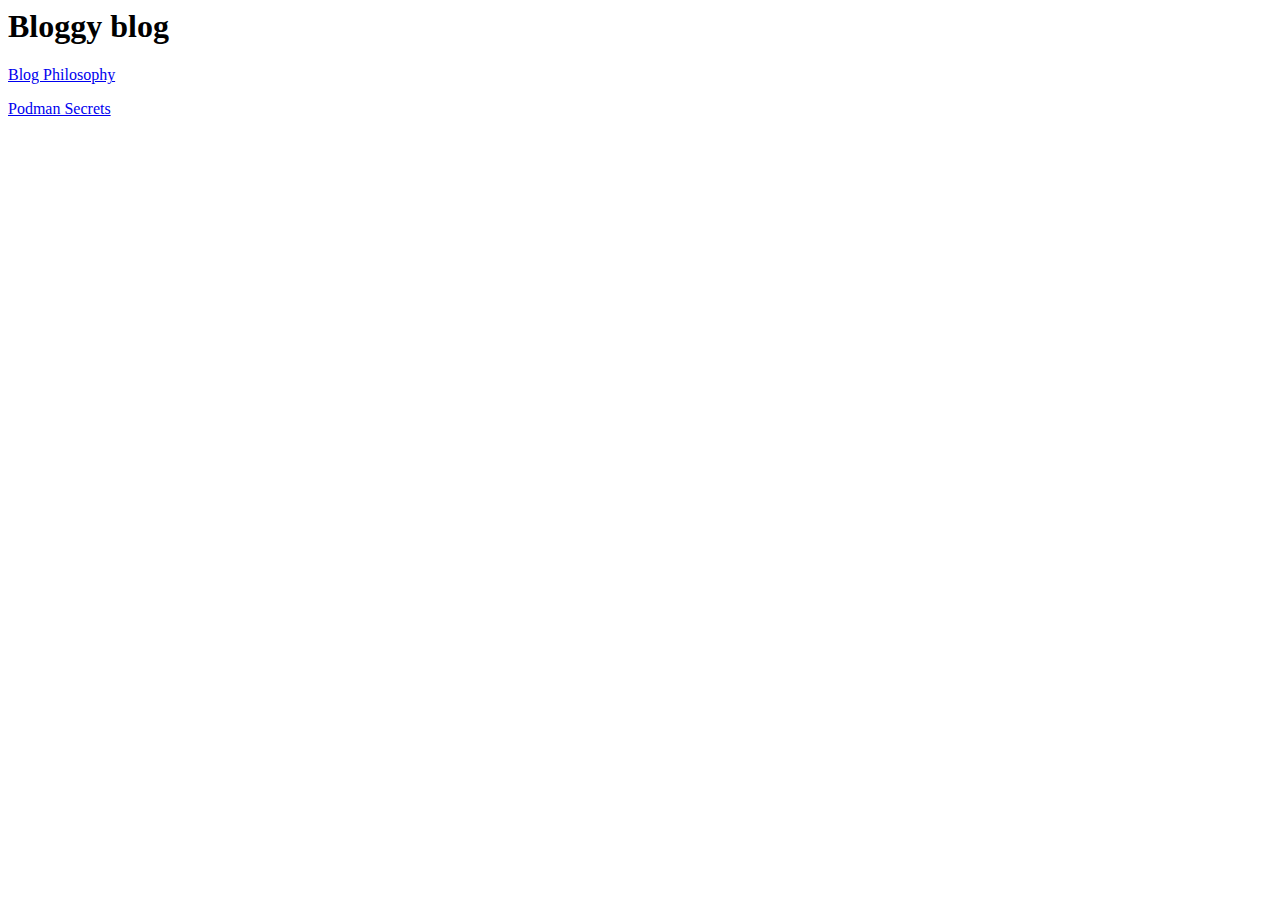
<file: index.html>
<html>

    <body>
        <h1>Bloggy blog</h1>
        <p><a href="blog_philosophy.md.html">Blog Philosophy</a></p>
        <p><a href="podman_secrets.md.html">Podman Secrets</a></p>
    </body>

</html>
</file>
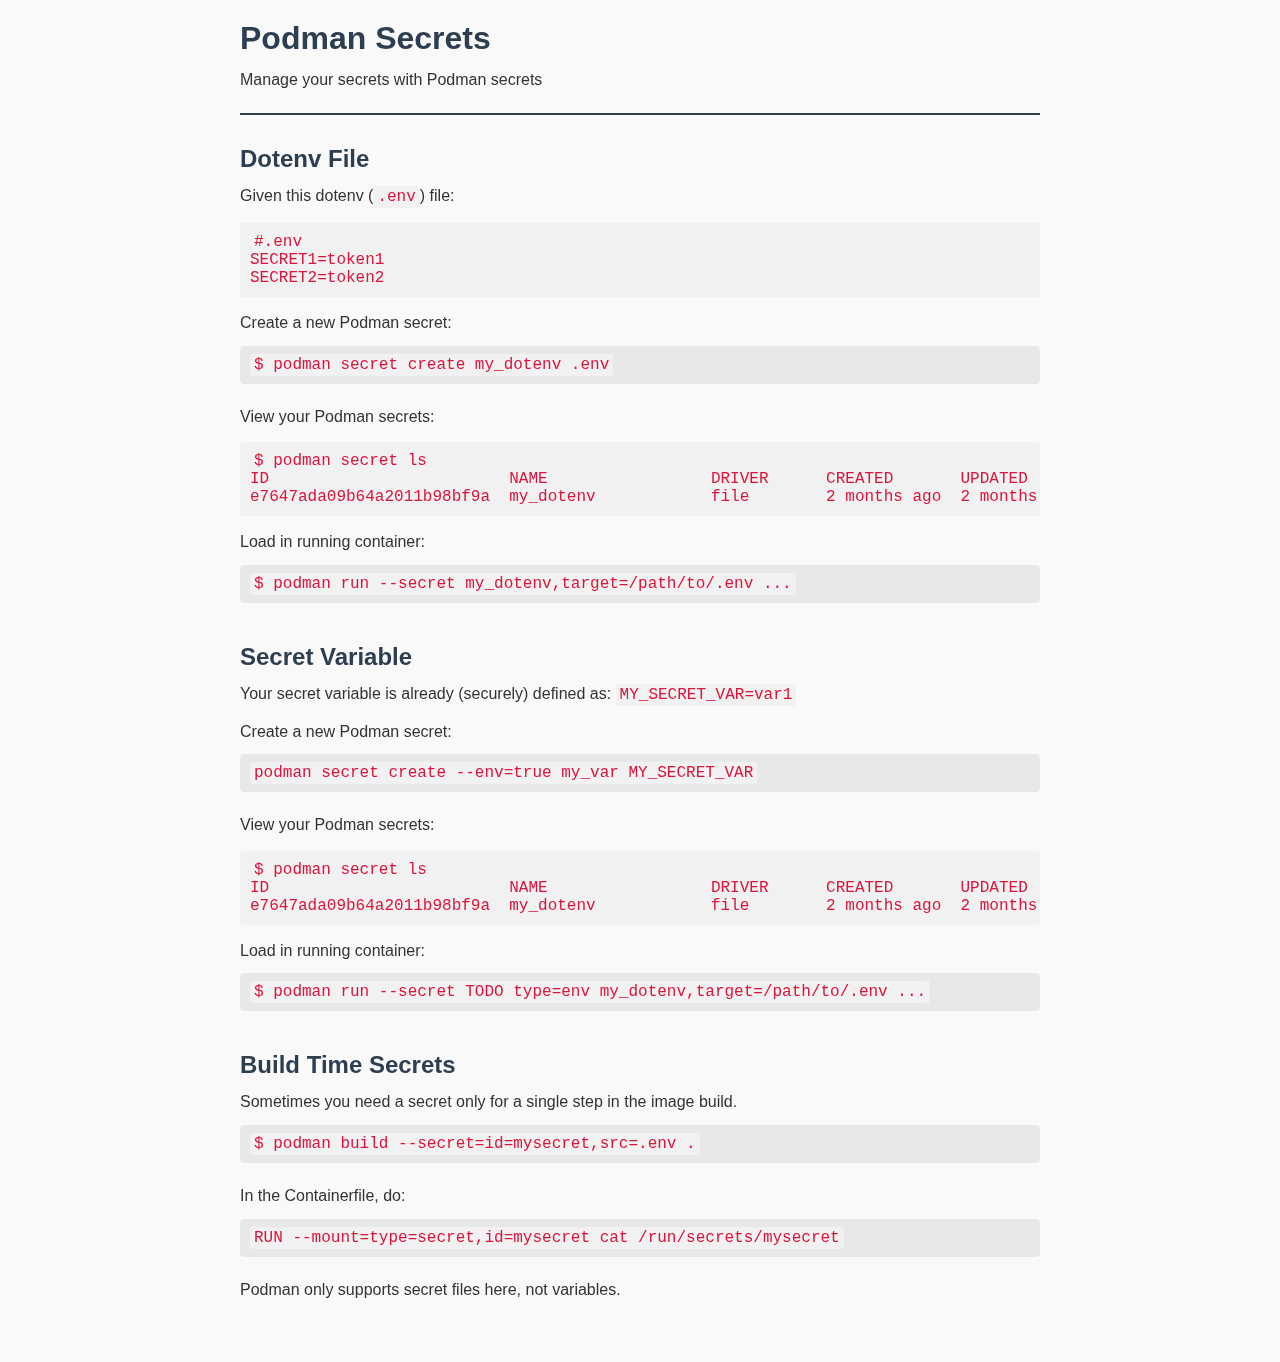
<file: chat.html>
<!DOCTYPE html>
<html lang="en">
  <head>
    <meta charset="UTF-8">
    <title>Podman Secrets</title>
    <style>
    body {
      font-family: Arial, sans-serif;
      background-color: #f9f9f9;
      color: #333;
      margin: 0;
      padding: 20px;
      max-width: 800px;
      margin-left: auto;
      margin-right: auto;
    }
    header {
      border-bottom: 2px solid #2c3e50;
      margin-bottom: 20px;
      padding-bottom: 10px;
    }
    h1, h2 {
      color: #2c3e50;
      margin: 0 0 10px;
    }
    h2 {
      margin-top: 30px;
    }
    p {
      line-height: 1.6;
      margin: 10px 0;
    }
    pre {
      background: #f1f1f1;
      padding: 10px;
      border-radius: 4px;
      overflow-x: auto;
    }
    code {
      font-family: Consolas, "Courier New", monospace;
      color: crimson;
      background-color: #f1f1f1;
      padding: 2px 4px;
      font-size: 1em;
      border-radius: 3px;
    }
    .command {
      background-color: #e8e8e8;
      padding: 10px;
      border-radius: 4px;
      margin: 10px 0 20px;
      font-family: Consolas, "Courier New", monospace;
    }
    section {
      margin-bottom: 40px;
    }
  </style>
  </head>
  <body>

    <header>
      <h1>Podman Secrets</h1>
      <p>Manage your secrets with Podman secrets</p>
    </header>

    <section>
      <h2>Dotenv File</h2>
      <p>Given this dotenv (<code>.env</code>) file:</p>
      <pre>
<code>#.env
SECRET1=token1
SECRET2=token2</code>
</pre>
      <p>Create a new Podman secret:</p>
      <div class="command">
        <code>$ podman secret create my_dotenv .env</code>
      </div>
      <p>View your Podman secrets:</p>
      <pre><code>$ podman secret ls
ID                         NAME                 DRIVER      CREATED       UPDATED
e7647ada09b64a2011b98bf9a  my_dotenv            file        2 months ago  2 months ago</code></pre>
      <p>Load in running container:</p>
      <div class="command"><code>$ podman run --secret
          my_dotenv,target=/path/to/.env ...</code></div>
    </section>

    <section>
      <h2>Secret Variable</h2>
      <p>Your secret variable is already (securely) defined as:
        <code>MY_SECRET_VAR=var1</code></p>
      <p>Create a new Podman secret:</p>
      <div class="command"><code>podman secret create --env=true my_var
          MY_SECRET_VAR</code></div>
      <p>View your Podman secrets:</p>
      <pre><code>$ podman secret ls
ID                         NAME                 DRIVER      CREATED       UPDATED
e7647ada09b64a2011b98bf9a  my_dotenv            file        2 months ago  2 months ago</code></pre>
      <p>Load in running container:</p>
      <div class="command"><code>$ podman run --secret TODO type=env
          my_dotenv,target=/path/to/.env ...</code></div>
    </section>

    <section>
      <h2>Build Time Secrets</h2>
      <p>Sometimes you need a secret only for a single step in the image
        build.</p>
      <div class="command"><code>$ podman build --secret=id=mysecret,src=.env
          .</code></div>
      <p>In the Containerfile, do:</p>
      <div class="command"><code>RUN --mount=type=secret,id=mysecret cat
          /run/secrets/mysecret</code></div>
      <p>Podman only supports secret files here, not variables.</p>
    </section>

  </body>
</html>
</file>
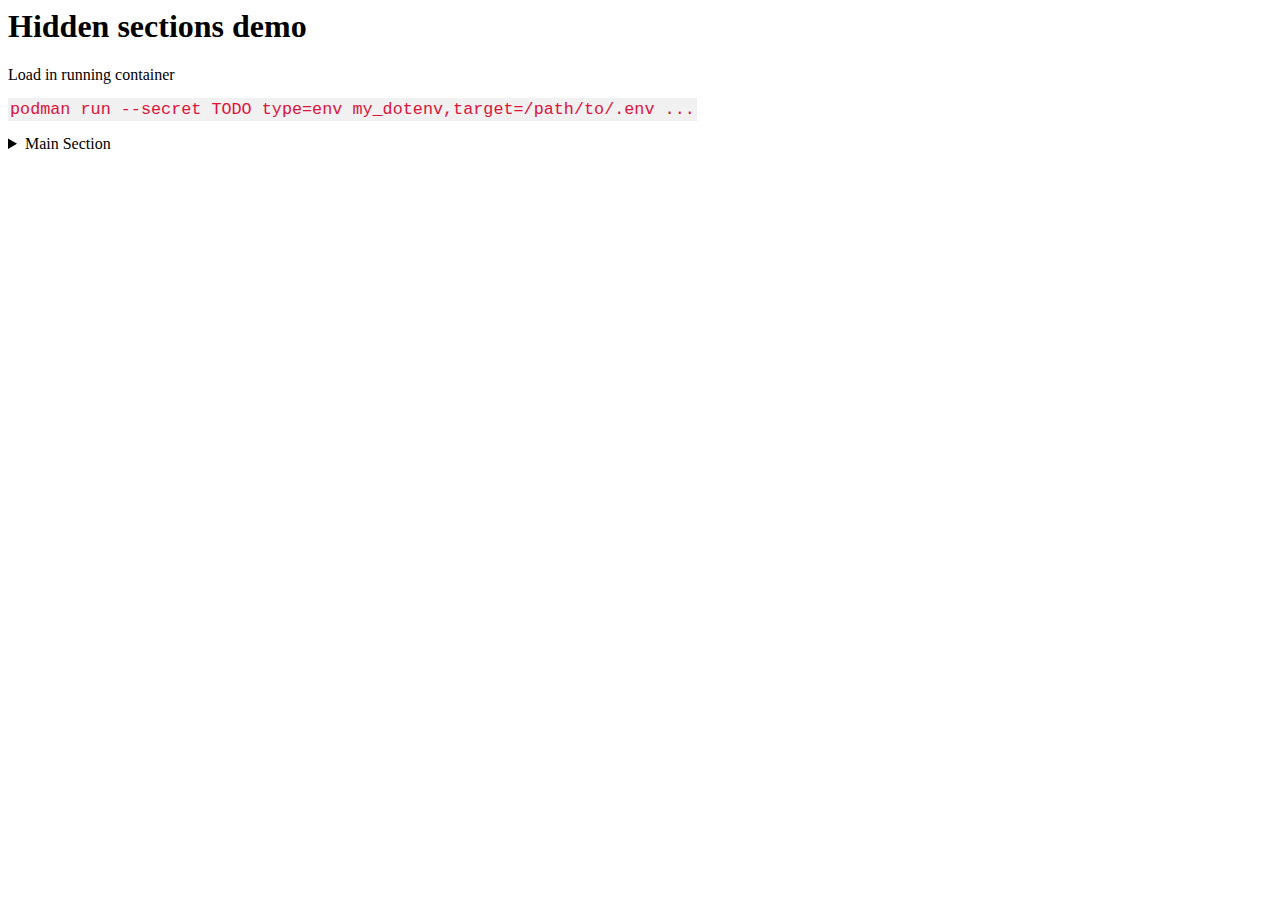
<file: dev.html>
<html>

<head>
  <style>
    code {
      font-family: Consolas, "courier new";
      color: crimson;
      background-color: #f1f1f1;
      padding: 2px;
      font-size: 105%;
    }
  </style>
</head>

<body>

  <h1>Hidden sections demo</h1>

  <p>Load in running container</p>
  <code> podman run --secret TODO type=env my_dotenv,target=/path/to/.env ...</code>

  </div>
  </p>
  <details>
    <summary>Main Section</summary>
    <p>The secret is loaded into a  is always hidden until clicked.</p>
    <div>
      <code>podman secret create</code>
    </div>
    <details>
      <summary>Nested Section</summary>
      <p>More hidden content nested inside.</p>
      <div>
        <code>
                podman run --secret mysecret,target=/my/location/mysecret
            </code>
      </div>
    </details>
  </details>

</body>

</html>
</file>
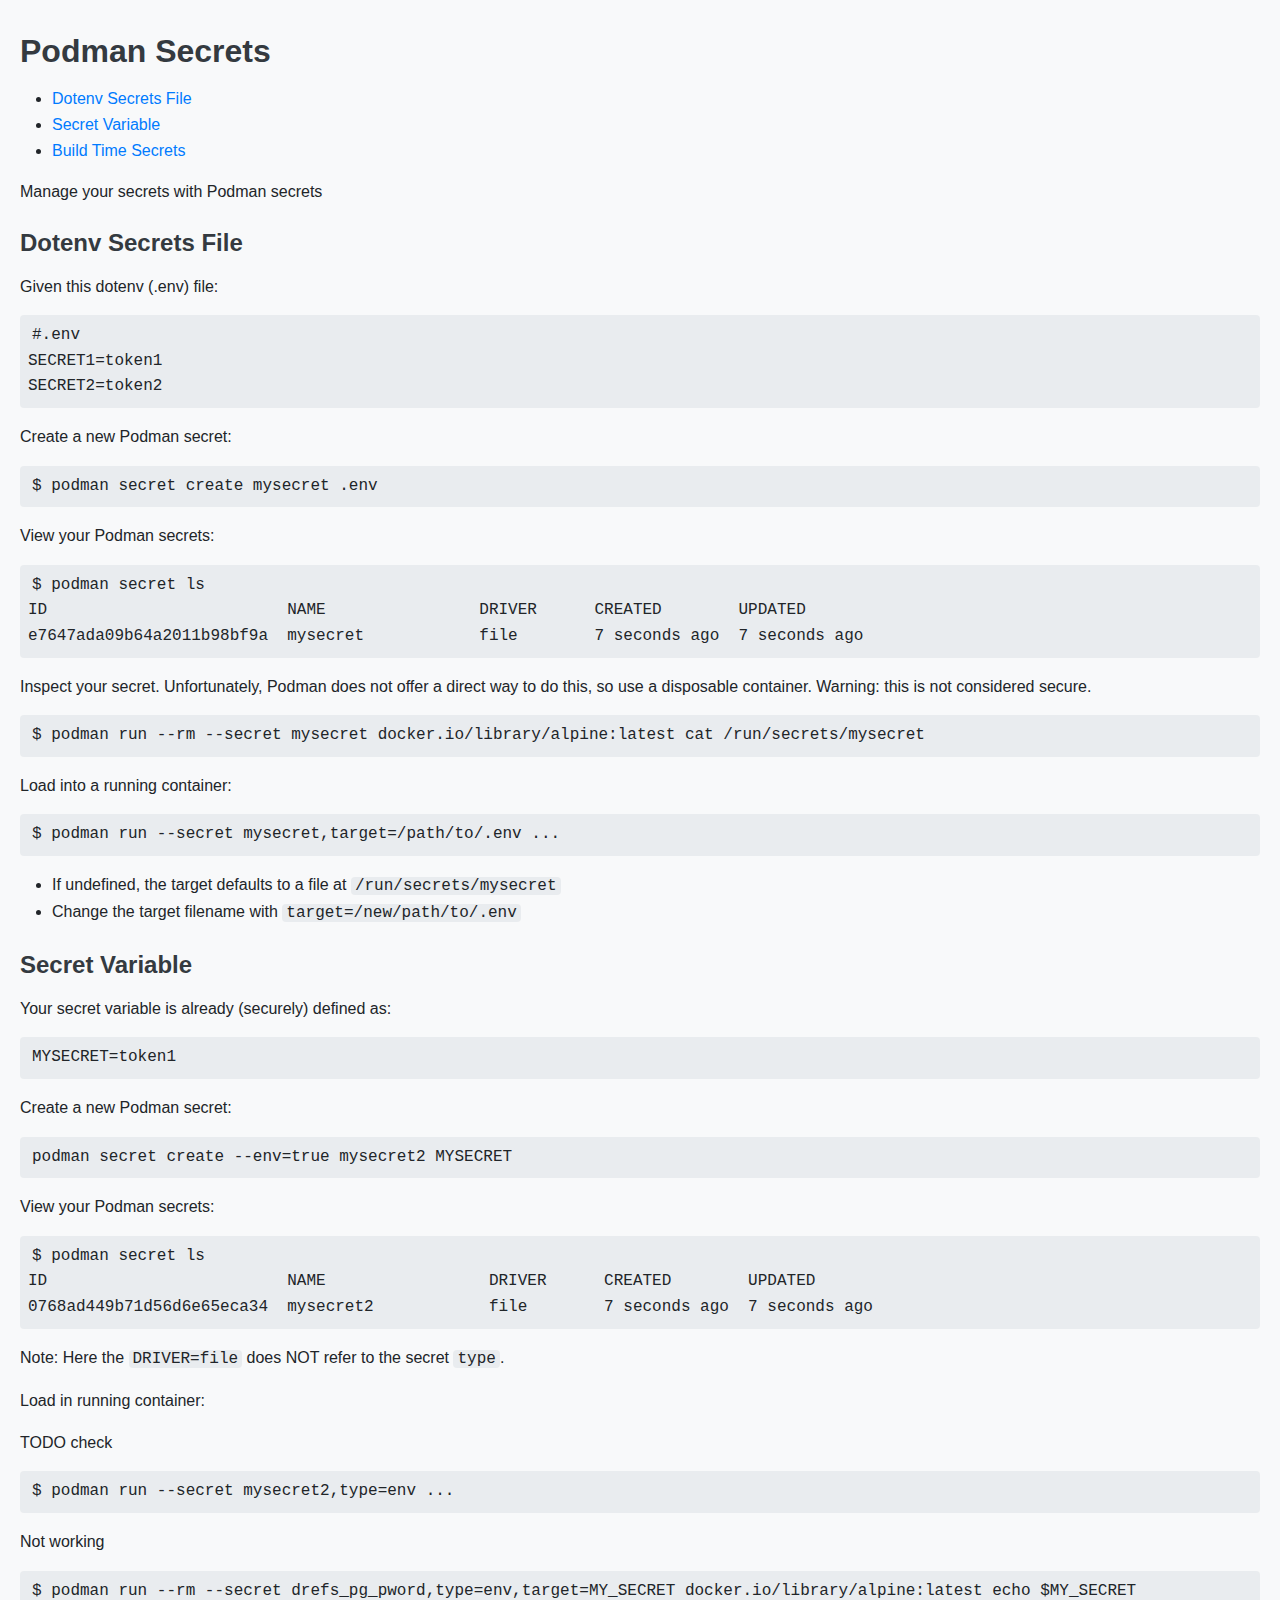
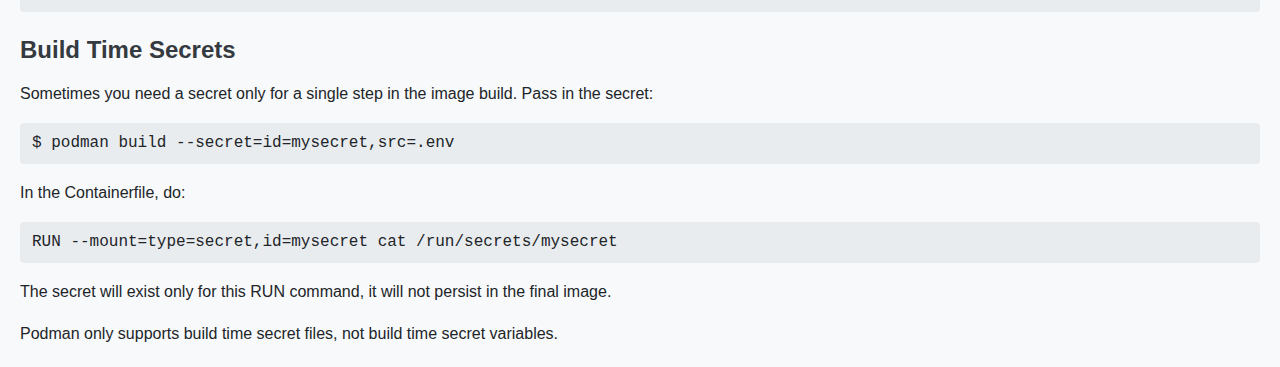
<file: podman_secrets.md.html>
<!DOCTYPE html>
<html xmlns="http://www.w3.org/1999/xhtml" lang="" xml:lang="">
<head>
  <meta charset="utf-8" />
  <meta name="generator" content="pandoc" />
  <meta name="viewport" content="width=device-width, initial-scale=1.0, user-scalable=yes" />
  <title>Podman Secrets</title>
  <style>
    code{white-space: pre-wrap;}
    span.smallcaps{font-variant: small-caps;}
    div.columns{display: flex; gap: min(4vw, 1.5em);}
    div.column{flex: auto; overflow-x: auto;}
    div.hanging-indent{margin-left: 1.5em; text-indent: -1.5em;}
    /* The extra [class] is a hack that increases specificity enough to
       override a similar rule in reveal.js */
    ul.task-list[class]{list-style: none;}
    ul.task-list li input[type="checkbox"] {
      font-size: inherit;
      width: 0.8em;
      margin: 0 0.8em 0.2em -1.6em;
      vertical-align: middle;
    }
    .display.math{display: block; text-align: center; margin: 0.5rem auto;}
  </style>
  <link rel="stylesheet" href="custom.css" />
</head>
<body>
<header id="title-block-header">
<h1 class="title">Podman Secrets</h1>
</header>
<nav id="TOC" role="doc-toc">
<ul>
<li><a href="#dotenv-secrets-file" id="toc-dotenv-secrets-file">Dotenv
Secrets File</a></li>
<li><a href="#secret-variable" id="toc-secret-variable">Secret
Variable</a></li>
<li><a href="#build-time-secrets" id="toc-build-time-secrets">Build Time
Secrets</a></li>
</ul>
</nav>
<p>Manage your secrets with Podman secrets</p>
<h2 id="dotenv-secrets-file">Dotenv Secrets File</h2>
<p>Given this dotenv (.env) file:</p>
<pre><code>#.env
SECRET1=token1
SECRET2=token2</code></pre>
<p>Create a new Podman secret:</p>
<pre><code>$ podman secret create mysecret .env</code></pre>
<p>View your Podman secrets:</p>
<pre><code>$ podman secret ls
ID                         NAME                DRIVER      CREATED        UPDATED
e7647ada09b64a2011b98bf9a  mysecret            file        7 seconds ago  7 seconds ago</code></pre>
<p>Inspect your secret. Unfortunately, Podman does not offer a direct
way to do this, so use a disposable container. Warning: this is not
considered secure.</p>
<pre><code>$ podman run --rm --secret mysecret docker.io/library/alpine:latest cat /run/secrets/mysecret</code></pre>
<p>Load into a running container:</p>
<pre><code>$ podman run --secret mysecret,target=/path/to/.env ...</code></pre>
<ul>
<li>If undefined, the target defaults to a file at
<code>/run/secrets/mysecret</code></li>
<li>Change the target filename with
<code>target=/new/path/to/.env</code></li>
</ul>
<h2 id="secret-variable">Secret Variable</h2>
<p>Your secret variable is already (securely) defined as:</p>
<pre><code>MYSECRET=token1</code></pre>
<p>Create a new Podman secret:</p>
<pre><code>podman secret create --env=true mysecret2 MYSECRET</code></pre>
<p>View your Podman secrets:</p>
<pre><code>$ podman secret ls
ID                         NAME                 DRIVER      CREATED        UPDATED
0768ad449b71d56d6e65eca34  mysecret2            file        7 seconds ago  7 seconds ago</code></pre>
<p>Note: Here the <code>DRIVER=file</code> does NOT refer to the secret
<code>type</code>.</p>
<p>Load in running container:</p>
<p>TODO check</p>
<pre><code>$ podman run --secret mysecret2,type=env ...</code></pre>
<p>Not working</p>
<pre><code>$ podman run --rm --secret drefs_pg_pword,type=env,target=MY_SECRET docker.io/library/alpine:latest echo $MY_SECRET</code></pre>
<h2 id="build-time-secrets">Build Time Secrets</h2>
<p>Sometimes you need a secret only for a single step in the image
build. Pass in the secret:</p>
<pre><code>$ podman build --secret=id=mysecret,src=.env</code></pre>
<p>In the Containerfile, do:</p>
<pre><code>RUN --mount=type=secret,id=mysecret cat /run/secrets/mysecret</code></pre>
<p>The secret will exist only for this RUN command, it will not persist
in the final image.</p>
<p>Podman only supports build time secret files, not build time secret
variables.</p>
</body>
</html>
</file>
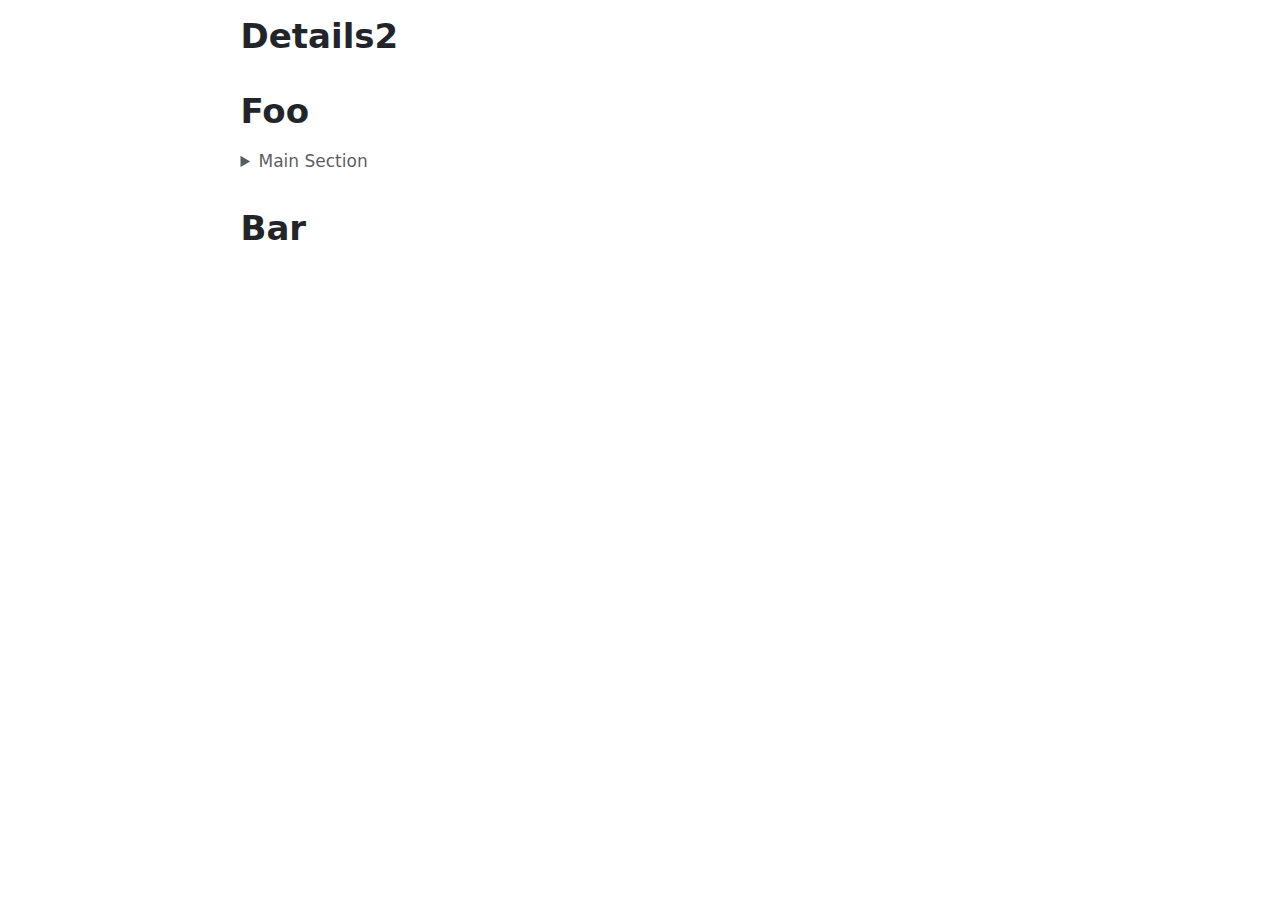
<file: dev/eg_details2.html>
<!DOCTYPE html>
<html xmlns="http://www.w3.org/1999/xhtml" lang="en" xml:lang="en"><head>

<meta charset="utf-8">
<meta name="generator" content="quarto-1.6.42">

<meta name="viewport" content="width=device-width, initial-scale=1.0, user-scalable=yes">


<title>Details2</title>
<style>
code{white-space: pre-wrap;}
span.smallcaps{font-variant: small-caps;}
div.columns{display: flex; gap: min(4vw, 1.5em);}
div.column{flex: auto; overflow-x: auto;}
div.hanging-indent{margin-left: 1.5em; text-indent: -1.5em;}
ul.task-list{list-style: none;}
ul.task-list li input[type="checkbox"] {
  width: 0.8em;
  margin: 0 0.8em 0.2em -1em; /* quarto-specific, see https://github.com/quarto-dev/quarto-cli/issues/4556 */ 
  vertical-align: middle;
}
</style>


<script src="eg_details2_files/libs/clipboard/clipboard.min.js"></script>
<script src="eg_details2_files/libs/quarto-html/quarto.js"></script>
<script src="eg_details2_files/libs/quarto-html/popper.min.js"></script>
<script src="eg_details2_files/libs/quarto-html/tippy.umd.min.js"></script>
<script src="eg_details2_files/libs/quarto-html/anchor.min.js"></script>
<link href="eg_details2_files/libs/quarto-html/tippy.css" rel="stylesheet">
<link href="eg_details2_files/libs/quarto-html/quarto-syntax-highlighting-2f5df379a58b258e96c21c0638c20c03.css" rel="stylesheet" id="quarto-text-highlighting-styles">
<script src="eg_details2_files/libs/bootstrap/bootstrap.min.js"></script>
<link href="eg_details2_files/libs/bootstrap/bootstrap-icons.css" rel="stylesheet">
<link href="eg_details2_files/libs/bootstrap/bootstrap-1bc8a17f135ab3d594c857e9f48e611b.min.css" rel="stylesheet" append-hash="true" id="quarto-bootstrap" data-mode="light">


</head>

<body class="fullcontent">

<div id="quarto-content" class="page-columns page-rows-contents page-layout-article">

<main class="content" id="quarto-document-content">

<header id="title-block-header" class="quarto-title-block default">
<div class="quarto-title">
<h1 class="title">Details2</h1>
</div>



<div class="quarto-title-meta">

    
  
    
  </div>
  


</header>


<section id="foo" class="level1">
<h1>Foo</h1>
<details>
<summary>
Main Section
</summary>
<p>
This is always hidden until clicked.
</p>
<details>
<summary>
Nested Section
</summary>
<p>
More hidden content nested inside.
</p>
</details>
</details>
</section>
<section id="bar" class="level1">
<h1>Bar</h1>
</section>

</main>
<!-- /main column -->
<script id="quarto-html-after-body" type="application/javascript">
window.document.addEventListener("DOMContentLoaded", function (event) {
  const toggleBodyColorMode = (bsSheetEl) => {
    const mode = bsSheetEl.getAttribute("data-mode");
    const bodyEl = window.document.querySelector("body");
    if (mode === "dark") {
      bodyEl.classList.add("quarto-dark");
      bodyEl.classList.remove("quarto-light");
    } else {
      bodyEl.classList.add("quarto-light");
      bodyEl.classList.remove("quarto-dark");
    }
  }
  const toggleBodyColorPrimary = () => {
    const bsSheetEl = window.document.querySelector("link#quarto-bootstrap");
    if (bsSheetEl) {
      toggleBodyColorMode(bsSheetEl);
    }
  }
  toggleBodyColorPrimary();  
  const icon = "";
  const anchorJS = new window.AnchorJS();
  anchorJS.options = {
    placement: 'right',
    icon: icon
  };
  anchorJS.add('.anchored');
  const isCodeAnnotation = (el) => {
    for (const clz of el.classList) {
      if (clz.startsWith('code-annotation-')) {                     
        return true;
      }
    }
    return false;
  }
  const onCopySuccess = function(e) {
    // button target
    const button = e.trigger;
    // don't keep focus
    button.blur();
    // flash "checked"
    button.classList.add('code-copy-button-checked');
    var currentTitle = button.getAttribute("title");
    button.setAttribute("title", "Copied!");
    let tooltip;
    if (window.bootstrap) {
      button.setAttribute("data-bs-toggle", "tooltip");
      button.setAttribute("data-bs-placement", "left");
      button.setAttribute("data-bs-title", "Copied!");
      tooltip = new bootstrap.Tooltip(button, 
        { trigger: "manual", 
          customClass: "code-copy-button-tooltip",
          offset: [0, -8]});
      tooltip.show();    
    }
    setTimeout(function() {
      if (tooltip) {
        tooltip.hide();
        button.removeAttribute("data-bs-title");
        button.removeAttribute("data-bs-toggle");
        button.removeAttribute("data-bs-placement");
      }
      button.setAttribute("title", currentTitle);
      button.classList.remove('code-copy-button-checked');
    }, 1000);
    // clear code selection
    e.clearSelection();
  }
  const getTextToCopy = function(trigger) {
      const codeEl = trigger.previousElementSibling.cloneNode(true);
      for (const childEl of codeEl.children) {
        if (isCodeAnnotation(childEl)) {
          childEl.remove();
        }
      }
      return codeEl.innerText;
  }
  const clipboard = new window.ClipboardJS('.code-copy-button:not([data-in-quarto-modal])', {
    text: getTextToCopy
  });
  clipboard.on('success', onCopySuccess);
  if (window.document.getElementById('quarto-embedded-source-code-modal')) {
    const clipboardModal = new window.ClipboardJS('.code-copy-button[data-in-quarto-modal]', {
      text: getTextToCopy,
      container: window.document.getElementById('quarto-embedded-source-code-modal')
    });
    clipboardModal.on('success', onCopySuccess);
  }
    var localhostRegex = new RegExp(/^(?:http|https):\/\/localhost\:?[0-9]*\//);
    var mailtoRegex = new RegExp(/^mailto:/);
      var filterRegex = new RegExp('/' + window.location.host + '/');
    var isInternal = (href) => {
        return filterRegex.test(href) || localhostRegex.test(href) || mailtoRegex.test(href);
    }
    // Inspect non-navigation links and adorn them if external
 	var links = window.document.querySelectorAll('a[href]:not(.nav-link):not(.navbar-brand):not(.toc-action):not(.sidebar-link):not(.sidebar-item-toggle):not(.pagination-link):not(.no-external):not([aria-hidden]):not(.dropdown-item):not(.quarto-navigation-tool):not(.about-link)');
    for (var i=0; i<links.length; i++) {
      const link = links[i];
      if (!isInternal(link.href)) {
        // undo the damage that might have been done by quarto-nav.js in the case of
        // links that we want to consider external
        if (link.dataset.originalHref !== undefined) {
          link.href = link.dataset.originalHref;
        }
      }
    }
  function tippyHover(el, contentFn, onTriggerFn, onUntriggerFn) {
    const config = {
      allowHTML: true,
      maxWidth: 500,
      delay: 100,
      arrow: false,
      appendTo: function(el) {
          return el.parentElement;
      },
      interactive: true,
      interactiveBorder: 10,
      theme: 'quarto',
      placement: 'bottom-start',
    };
    if (contentFn) {
      config.content = contentFn;
    }
    if (onTriggerFn) {
      config.onTrigger = onTriggerFn;
    }
    if (onUntriggerFn) {
      config.onUntrigger = onUntriggerFn;
    }
    window.tippy(el, config); 
  }
  const noterefs = window.document.querySelectorAll('a[role="doc-noteref"]');
  for (var i=0; i<noterefs.length; i++) {
    const ref = noterefs[i];
    tippyHover(ref, function() {
      // use id or data attribute instead here
      let href = ref.getAttribute('data-footnote-href') || ref.getAttribute('href');
      try { href = new URL(href).hash; } catch {}
      const id = href.replace(/^#\/?/, "");
      const note = window.document.getElementById(id);
      if (note) {
        return note.innerHTML;
      } else {
        return "";
      }
    });
  }
  const xrefs = window.document.querySelectorAll('a.quarto-xref');
  const processXRef = (id, note) => {
    // Strip column container classes
    const stripColumnClz = (el) => {
      el.classList.remove("page-full", "page-columns");
      if (el.children) {
        for (const child of el.children) {
          stripColumnClz(child);
        }
      }
    }
    stripColumnClz(note)
    if (id === null || id.startsWith('sec-')) {
      // Special case sections, only their first couple elements
      const container = document.createElement("div");
      if (note.children && note.children.length > 2) {
        container.appendChild(note.children[0].cloneNode(true));
        for (let i = 1; i < note.children.length; i++) {
          const child = note.children[i];
          if (child.tagName === "P" && child.innerText === "") {
            continue;
          } else {
            container.appendChild(child.cloneNode(true));
            break;
          }
        }
        if (window.Quarto?.typesetMath) {
          window.Quarto.typesetMath(container);
        }
        return container.innerHTML
      } else {
        if (window.Quarto?.typesetMath) {
          window.Quarto.typesetMath(note);
        }
        return note.innerHTML;
      }
    } else {
      // Remove any anchor links if they are present
      const anchorLink = note.querySelector('a.anchorjs-link');
      if (anchorLink) {
        anchorLink.remove();
      }
      if (window.Quarto?.typesetMath) {
        window.Quarto.typesetMath(note);
      }
      if (note.classList.contains("callout")) {
        return note.outerHTML;
      } else {
        return note.innerHTML;
      }
    }
  }
  for (var i=0; i<xrefs.length; i++) {
    const xref = xrefs[i];
    tippyHover(xref, undefined, function(instance) {
      instance.disable();
      let url = xref.getAttribute('href');
      let hash = undefined; 
      if (url.startsWith('#')) {
        hash = url;
      } else {
        try { hash = new URL(url).hash; } catch {}
      }
      if (hash) {
        const id = hash.replace(/^#\/?/, "");
        const note = window.document.getElementById(id);
        if (note !== null) {
          try {
            const html = processXRef(id, note.cloneNode(true));
            instance.setContent(html);
          } finally {
            instance.enable();
            instance.show();
          }
        } else {
          // See if we can fetch this
          fetch(url.split('#')[0])
          .then(res => res.text())
          .then(html => {
            const parser = new DOMParser();
            const htmlDoc = parser.parseFromString(html, "text/html");
            const note = htmlDoc.getElementById(id);
            if (note !== null) {
              const html = processXRef(id, note);
              instance.setContent(html);
            } 
          }).finally(() => {
            instance.enable();
            instance.show();
          });
        }
      } else {
        // See if we can fetch a full url (with no hash to target)
        // This is a special case and we should probably do some content thinning / targeting
        fetch(url)
        .then(res => res.text())
        .then(html => {
          const parser = new DOMParser();
          const htmlDoc = parser.parseFromString(html, "text/html");
          const note = htmlDoc.querySelector('main.content');
          if (note !== null) {
            // This should only happen for chapter cross references
            // (since there is no id in the URL)
            // remove the first header
            if (note.children.length > 0 && note.children[0].tagName === "HEADER") {
              note.children[0].remove();
            }
            const html = processXRef(null, note);
            instance.setContent(html);
          } 
        }).finally(() => {
          instance.enable();
          instance.show();
        });
      }
    }, function(instance) {
    });
  }
      let selectedAnnoteEl;
      const selectorForAnnotation = ( cell, annotation) => {
        let cellAttr = 'data-code-cell="' + cell + '"';
        let lineAttr = 'data-code-annotation="' +  annotation + '"';
        const selector = 'span[' + cellAttr + '][' + lineAttr + ']';
        return selector;
      }
      const selectCodeLines = (annoteEl) => {
        const doc = window.document;
        const targetCell = annoteEl.getAttribute("data-target-cell");
        const targetAnnotation = annoteEl.getAttribute("data-target-annotation");
        const annoteSpan = window.document.querySelector(selectorForAnnotation(targetCell, targetAnnotation));
        const lines = annoteSpan.getAttribute("data-code-lines").split(",");
        const lineIds = lines.map((line) => {
          return targetCell + "-" + line;
        })
        let top = null;
        let height = null;
        let parent = null;
        if (lineIds.length > 0) {
            //compute the position of the single el (top and bottom and make a div)
            const el = window.document.getElementById(lineIds[0]);
            top = el.offsetTop;
            height = el.offsetHeight;
            parent = el.parentElement.parentElement;
          if (lineIds.length > 1) {
            const lastEl = window.document.getElementById(lineIds[lineIds.length - 1]);
            const bottom = lastEl.offsetTop + lastEl.offsetHeight;
            height = bottom - top;
          }
          if (top !== null && height !== null && parent !== null) {
            // cook up a div (if necessary) and position it 
            let div = window.document.getElementById("code-annotation-line-highlight");
            if (div === null) {
              div = window.document.createElement("div");
              div.setAttribute("id", "code-annotation-line-highlight");
              div.style.position = 'absolute';
              parent.appendChild(div);
            }
            div.style.top = top - 2 + "px";
            div.style.height = height + 4 + "px";
            div.style.left = 0;
            let gutterDiv = window.document.getElementById("code-annotation-line-highlight-gutter");
            if (gutterDiv === null) {
              gutterDiv = window.document.createElement("div");
              gutterDiv.setAttribute("id", "code-annotation-line-highlight-gutter");
              gutterDiv.style.position = 'absolute';
              const codeCell = window.document.getElementById(targetCell);
              const gutter = codeCell.querySelector('.code-annotation-gutter');
              gutter.appendChild(gutterDiv);
            }
            gutterDiv.style.top = top - 2 + "px";
            gutterDiv.style.height = height + 4 + "px";
          }
          selectedAnnoteEl = annoteEl;
        }
      };
      const unselectCodeLines = () => {
        const elementsIds = ["code-annotation-line-highlight", "code-annotation-line-highlight-gutter"];
        elementsIds.forEach((elId) => {
          const div = window.document.getElementById(elId);
          if (div) {
            div.remove();
          }
        });
        selectedAnnoteEl = undefined;
      };
        // Handle positioning of the toggle
    window.addEventListener(
      "resize",
      throttle(() => {
        elRect = undefined;
        if (selectedAnnoteEl) {
          selectCodeLines(selectedAnnoteEl);
        }
      }, 10)
    );
    function throttle(fn, ms) {
    let throttle = false;
    let timer;
      return (...args) => {
        if(!throttle) { // first call gets through
            fn.apply(this, args);
            throttle = true;
        } else { // all the others get throttled
            if(timer) clearTimeout(timer); // cancel #2
            timer = setTimeout(() => {
              fn.apply(this, args);
              timer = throttle = false;
            }, ms);
        }
      };
    }
      // Attach click handler to the DT
      const annoteDls = window.document.querySelectorAll('dt[data-target-cell]');
      for (const annoteDlNode of annoteDls) {
        annoteDlNode.addEventListener('click', (event) => {
          const clickedEl = event.target;
          if (clickedEl !== selectedAnnoteEl) {
            unselectCodeLines();
            const activeEl = window.document.querySelector('dt[data-target-cell].code-annotation-active');
            if (activeEl) {
              activeEl.classList.remove('code-annotation-active');
            }
            selectCodeLines(clickedEl);
            clickedEl.classList.add('code-annotation-active');
          } else {
            // Unselect the line
            unselectCodeLines();
            clickedEl.classList.remove('code-annotation-active');
          }
        });
      }
  const findCites = (el) => {
    const parentEl = el.parentElement;
    if (parentEl) {
      const cites = parentEl.dataset.cites;
      if (cites) {
        return {
          el,
          cites: cites.split(' ')
        };
      } else {
        return findCites(el.parentElement)
      }
    } else {
      return undefined;
    }
  };
  var bibliorefs = window.document.querySelectorAll('a[role="doc-biblioref"]');
  for (var i=0; i<bibliorefs.length; i++) {
    const ref = bibliorefs[i];
    const citeInfo = findCites(ref);
    if (citeInfo) {
      tippyHover(citeInfo.el, function() {
        var popup = window.document.createElement('div');
        citeInfo.cites.forEach(function(cite) {
          var citeDiv = window.document.createElement('div');
          citeDiv.classList.add('hanging-indent');
          citeDiv.classList.add('csl-entry');
          var biblioDiv = window.document.getElementById('ref-' + cite);
          if (biblioDiv) {
            citeDiv.innerHTML = biblioDiv.innerHTML;
          }
          popup.appendChild(citeDiv);
        });
        return popup.innerHTML;
      });
    }
  }
});
</script>
</div> <!-- /content -->




</body></html>
</file>
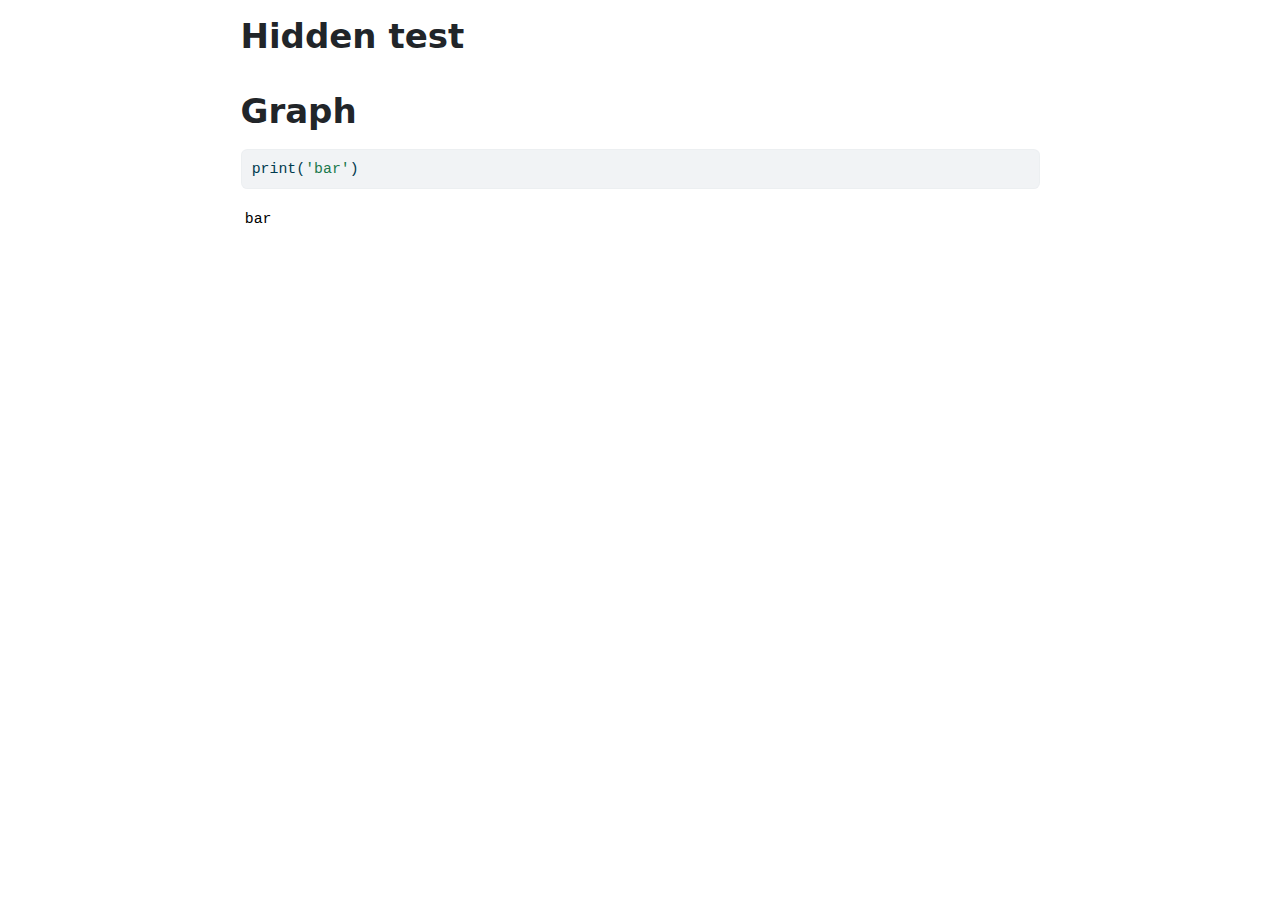
<file: dev/eg_hidden.html>
<!DOCTYPE html>
<html xmlns="http://www.w3.org/1999/xhtml" lang="en" xml:lang="en"><head>

<meta charset="utf-8">
<meta name="generator" content="quarto-1.6.42">

<meta name="viewport" content="width=device-width, initial-scale=1.0, user-scalable=yes">


<title>Hidden test</title>
<style>
code{white-space: pre-wrap;}
span.smallcaps{font-variant: small-caps;}
div.columns{display: flex; gap: min(4vw, 1.5em);}
div.column{flex: auto; overflow-x: auto;}
div.hanging-indent{margin-left: 1.5em; text-indent: -1.5em;}
ul.task-list{list-style: none;}
ul.task-list li input[type="checkbox"] {
  width: 0.8em;
  margin: 0 0.8em 0.2em -1em; /* quarto-specific, see https://github.com/quarto-dev/quarto-cli/issues/4556 */ 
  vertical-align: middle;
}
/* CSS for syntax highlighting */
pre > code.sourceCode { white-space: pre; position: relative; }
pre > code.sourceCode > span { line-height: 1.25; }
pre > code.sourceCode > span:empty { height: 1.2em; }
.sourceCode { overflow: visible; }
code.sourceCode > span { color: inherit; text-decoration: inherit; }
div.sourceCode { margin: 1em 0; }
pre.sourceCode { margin: 0; }
@media screen {
div.sourceCode { overflow: auto; }
}
@media print {
pre > code.sourceCode { white-space: pre-wrap; }
pre > code.sourceCode > span { display: inline-block; text-indent: -5em; padding-left: 5em; }
}
pre.numberSource code
  { counter-reset: source-line 0; }
pre.numberSource code > span
  { position: relative; left: -4em; counter-increment: source-line; }
pre.numberSource code > span > a:first-child::before
  { content: counter(source-line);
    position: relative; left: -1em; text-align: right; vertical-align: baseline;
    border: none; display: inline-block;
    -webkit-touch-callout: none; -webkit-user-select: none;
    -khtml-user-select: none; -moz-user-select: none;
    -ms-user-select: none; user-select: none;
    padding: 0 4px; width: 4em;
  }
pre.numberSource { margin-left: 3em;  padding-left: 4px; }
div.sourceCode
  {   }
@media screen {
pre > code.sourceCode > span > a:first-child::before { text-decoration: underline; }
}
</style>


<script src="eg_hidden_files/libs/clipboard/clipboard.min.js"></script>
<script src="eg_hidden_files/libs/quarto-html/quarto.js"></script>
<script src="eg_hidden_files/libs/quarto-html/popper.min.js"></script>
<script src="eg_hidden_files/libs/quarto-html/tippy.umd.min.js"></script>
<script src="eg_hidden_files/libs/quarto-html/anchor.min.js"></script>
<link href="eg_hidden_files/libs/quarto-html/tippy.css" rel="stylesheet">
<link href="eg_hidden_files/libs/quarto-html/quarto-syntax-highlighting-2f5df379a58b258e96c21c0638c20c03.css" rel="stylesheet" id="quarto-text-highlighting-styles">
<script src="eg_hidden_files/libs/bootstrap/bootstrap.min.js"></script>
<link href="eg_hidden_files/libs/bootstrap/bootstrap-icons.css" rel="stylesheet">
<link href="eg_hidden_files/libs/bootstrap/bootstrap-1bc8a17f135ab3d594c857e9f48e611b.min.css" rel="stylesheet" append-hash="true" id="quarto-bootstrap" data-mode="light">


</head>

<body class="fullcontent">

<div id="quarto-content" class="page-columns page-rows-contents page-layout-article">

<main class="content" id="quarto-document-content">

<header id="title-block-header" class="quarto-title-block default">
<div class="quarto-title">
<h1 class="title">Hidden test</h1>
</div>



<div class="quarto-title-meta">

    
  
    
  </div>
  


</header>


<section id="setup" class="level1 hidden">
<h1 class="hidden">Setup</h1>
<div id="e3af1116" class="cell" data-execution_count="1">
<div class="sourceCode cell-code" id="cb1"><pre class="sourceCode python code-with-copy"><code class="sourceCode python"><span id="cb1-1"><a href="#cb1-1" aria-hidden="true" tabindex="-1"></a><span class="bu">print</span>(<span class="st">'foo'</span>)</span></code><button title="Copy to Clipboard" class="code-copy-button"><i class="bi"></i></button></pre></div>
<div class="cell-output cell-output-stdout">
<pre><code>foo</code></pre>
</div>
</div>
</section>
<section id="graph" class="level1">
<h1>Graph</h1>
<div id="214d7aa7" class="cell" data-execution_count="2">
<div class="sourceCode cell-code" id="cb3"><pre class="sourceCode python code-with-copy"><code class="sourceCode python"><span id="cb3-1"><a href="#cb3-1" aria-hidden="true" tabindex="-1"></a><span class="bu">print</span>(<span class="st">'bar'</span>)</span></code><button title="Copy to Clipboard" class="code-copy-button"><i class="bi"></i></button></pre></div>
<div class="cell-output cell-output-stdout">
<pre><code>bar</code></pre>
</div>
</div>
</section>

</main>
<!-- /main column -->
<script id="quarto-html-after-body" type="application/javascript">
window.document.addEventListener("DOMContentLoaded", function (event) {
  const toggleBodyColorMode = (bsSheetEl) => {
    const mode = bsSheetEl.getAttribute("data-mode");
    const bodyEl = window.document.querySelector("body");
    if (mode === "dark") {
      bodyEl.classList.add("quarto-dark");
      bodyEl.classList.remove("quarto-light");
    } else {
      bodyEl.classList.add("quarto-light");
      bodyEl.classList.remove("quarto-dark");
    }
  }
  const toggleBodyColorPrimary = () => {
    const bsSheetEl = window.document.querySelector("link#quarto-bootstrap");
    if (bsSheetEl) {
      toggleBodyColorMode(bsSheetEl);
    }
  }
  toggleBodyColorPrimary();  
  const icon = "";
  const anchorJS = new window.AnchorJS();
  anchorJS.options = {
    placement: 'right',
    icon: icon
  };
  anchorJS.add('.anchored');
  const isCodeAnnotation = (el) => {
    for (const clz of el.classList) {
      if (clz.startsWith('code-annotation-')) {                     
        return true;
      }
    }
    return false;
  }
  const onCopySuccess = function(e) {
    // button target
    const button = e.trigger;
    // don't keep focus
    button.blur();
    // flash "checked"
    button.classList.add('code-copy-button-checked');
    var currentTitle = button.getAttribute("title");
    button.setAttribute("title", "Copied!");
    let tooltip;
    if (window.bootstrap) {
      button.setAttribute("data-bs-toggle", "tooltip");
      button.setAttribute("data-bs-placement", "left");
      button.setAttribute("data-bs-title", "Copied!");
      tooltip = new bootstrap.Tooltip(button, 
        { trigger: "manual", 
          customClass: "code-copy-button-tooltip",
          offset: [0, -8]});
      tooltip.show();    
    }
    setTimeout(function() {
      if (tooltip) {
        tooltip.hide();
        button.removeAttribute("data-bs-title");
        button.removeAttribute("data-bs-toggle");
        button.removeAttribute("data-bs-placement");
      }
      button.setAttribute("title", currentTitle);
      button.classList.remove('code-copy-button-checked');
    }, 1000);
    // clear code selection
    e.clearSelection();
  }
  const getTextToCopy = function(trigger) {
      const codeEl = trigger.previousElementSibling.cloneNode(true);
      for (const childEl of codeEl.children) {
        if (isCodeAnnotation(childEl)) {
          childEl.remove();
        }
      }
      return codeEl.innerText;
  }
  const clipboard = new window.ClipboardJS('.code-copy-button:not([data-in-quarto-modal])', {
    text: getTextToCopy
  });
  clipboard.on('success', onCopySuccess);
  if (window.document.getElementById('quarto-embedded-source-code-modal')) {
    const clipboardModal = new window.ClipboardJS('.code-copy-button[data-in-quarto-modal]', {
      text: getTextToCopy,
      container: window.document.getElementById('quarto-embedded-source-code-modal')
    });
    clipboardModal.on('success', onCopySuccess);
  }
    var localhostRegex = new RegExp(/^(?:http|https):\/\/localhost\:?[0-9]*\//);
    var mailtoRegex = new RegExp(/^mailto:/);
      var filterRegex = new RegExp('/' + window.location.host + '/');
    var isInternal = (href) => {
        return filterRegex.test(href) || localhostRegex.test(href) || mailtoRegex.test(href);
    }
    // Inspect non-navigation links and adorn them if external
 	var links = window.document.querySelectorAll('a[href]:not(.nav-link):not(.navbar-brand):not(.toc-action):not(.sidebar-link):not(.sidebar-item-toggle):not(.pagination-link):not(.no-external):not([aria-hidden]):not(.dropdown-item):not(.quarto-navigation-tool):not(.about-link)');
    for (var i=0; i<links.length; i++) {
      const link = links[i];
      if (!isInternal(link.href)) {
        // undo the damage that might have been done by quarto-nav.js in the case of
        // links that we want to consider external
        if (link.dataset.originalHref !== undefined) {
          link.href = link.dataset.originalHref;
        }
      }
    }
  function tippyHover(el, contentFn, onTriggerFn, onUntriggerFn) {
    const config = {
      allowHTML: true,
      maxWidth: 500,
      delay: 100,
      arrow: false,
      appendTo: function(el) {
          return el.parentElement;
      },
      interactive: true,
      interactiveBorder: 10,
      theme: 'quarto',
      placement: 'bottom-start',
    };
    if (contentFn) {
      config.content = contentFn;
    }
    if (onTriggerFn) {
      config.onTrigger = onTriggerFn;
    }
    if (onUntriggerFn) {
      config.onUntrigger = onUntriggerFn;
    }
    window.tippy(el, config); 
  }
  const noterefs = window.document.querySelectorAll('a[role="doc-noteref"]');
  for (var i=0; i<noterefs.length; i++) {
    const ref = noterefs[i];
    tippyHover(ref, function() {
      // use id or data attribute instead here
      let href = ref.getAttribute('data-footnote-href') || ref.getAttribute('href');
      try { href = new URL(href).hash; } catch {}
      const id = href.replace(/^#\/?/, "");
      const note = window.document.getElementById(id);
      if (note) {
        return note.innerHTML;
      } else {
        return "";
      }
    });
  }
  const xrefs = window.document.querySelectorAll('a.quarto-xref');
  const processXRef = (id, note) => {
    // Strip column container classes
    const stripColumnClz = (el) => {
      el.classList.remove("page-full", "page-columns");
      if (el.children) {
        for (const child of el.children) {
          stripColumnClz(child);
        }
      }
    }
    stripColumnClz(note)
    if (id === null || id.startsWith('sec-')) {
      // Special case sections, only their first couple elements
      const container = document.createElement("div");
      if (note.children && note.children.length > 2) {
        container.appendChild(note.children[0].cloneNode(true));
        for (let i = 1; i < note.children.length; i++) {
          const child = note.children[i];
          if (child.tagName === "P" && child.innerText === "") {
            continue;
          } else {
            container.appendChild(child.cloneNode(true));
            break;
          }
        }
        if (window.Quarto?.typesetMath) {
          window.Quarto.typesetMath(container);
        }
        return container.innerHTML
      } else {
        if (window.Quarto?.typesetMath) {
          window.Quarto.typesetMath(note);
        }
        return note.innerHTML;
      }
    } else {
      // Remove any anchor links if they are present
      const anchorLink = note.querySelector('a.anchorjs-link');
      if (anchorLink) {
        anchorLink.remove();
      }
      if (window.Quarto?.typesetMath) {
        window.Quarto.typesetMath(note);
      }
      if (note.classList.contains("callout")) {
        return note.outerHTML;
      } else {
        return note.innerHTML;
      }
    }
  }
  for (var i=0; i<xrefs.length; i++) {
    const xref = xrefs[i];
    tippyHover(xref, undefined, function(instance) {
      instance.disable();
      let url = xref.getAttribute('href');
      let hash = undefined; 
      if (url.startsWith('#')) {
        hash = url;
      } else {
        try { hash = new URL(url).hash; } catch {}
      }
      if (hash) {
        const id = hash.replace(/^#\/?/, "");
        const note = window.document.getElementById(id);
        if (note !== null) {
          try {
            const html = processXRef(id, note.cloneNode(true));
            instance.setContent(html);
          } finally {
            instance.enable();
            instance.show();
          }
        } else {
          // See if we can fetch this
          fetch(url.split('#')[0])
          .then(res => res.text())
          .then(html => {
            const parser = new DOMParser();
            const htmlDoc = parser.parseFromString(html, "text/html");
            const note = htmlDoc.getElementById(id);
            if (note !== null) {
              const html = processXRef(id, note);
              instance.setContent(html);
            } 
          }).finally(() => {
            instance.enable();
            instance.show();
          });
        }
      } else {
        // See if we can fetch a full url (with no hash to target)
        // This is a special case and we should probably do some content thinning / targeting
        fetch(url)
        .then(res => res.text())
        .then(html => {
          const parser = new DOMParser();
          const htmlDoc = parser.parseFromString(html, "text/html");
          const note = htmlDoc.querySelector('main.content');
          if (note !== null) {
            // This should only happen for chapter cross references
            // (since there is no id in the URL)
            // remove the first header
            if (note.children.length > 0 && note.children[0].tagName === "HEADER") {
              note.children[0].remove();
            }
            const html = processXRef(null, note);
            instance.setContent(html);
          } 
        }).finally(() => {
          instance.enable();
          instance.show();
        });
      }
    }, function(instance) {
    });
  }
      let selectedAnnoteEl;
      const selectorForAnnotation = ( cell, annotation) => {
        let cellAttr = 'data-code-cell="' + cell + '"';
        let lineAttr = 'data-code-annotation="' +  annotation + '"';
        const selector = 'span[' + cellAttr + '][' + lineAttr + ']';
        return selector;
      }
      const selectCodeLines = (annoteEl) => {
        const doc = window.document;
        const targetCell = annoteEl.getAttribute("data-target-cell");
        const targetAnnotation = annoteEl.getAttribute("data-target-annotation");
        const annoteSpan = window.document.querySelector(selectorForAnnotation(targetCell, targetAnnotation));
        const lines = annoteSpan.getAttribute("data-code-lines").split(",");
        const lineIds = lines.map((line) => {
          return targetCell + "-" + line;
        })
        let top = null;
        let height = null;
        let parent = null;
        if (lineIds.length > 0) {
            //compute the position of the single el (top and bottom and make a div)
            const el = window.document.getElementById(lineIds[0]);
            top = el.offsetTop;
            height = el.offsetHeight;
            parent = el.parentElement.parentElement;
          if (lineIds.length > 1) {
            const lastEl = window.document.getElementById(lineIds[lineIds.length - 1]);
            const bottom = lastEl.offsetTop + lastEl.offsetHeight;
            height = bottom - top;
          }
          if (top !== null && height !== null && parent !== null) {
            // cook up a div (if necessary) and position it 
            let div = window.document.getElementById("code-annotation-line-highlight");
            if (div === null) {
              div = window.document.createElement("div");
              div.setAttribute("id", "code-annotation-line-highlight");
              div.style.position = 'absolute';
              parent.appendChild(div);
            }
            div.style.top = top - 2 + "px";
            div.style.height = height + 4 + "px";
            div.style.left = 0;
            let gutterDiv = window.document.getElementById("code-annotation-line-highlight-gutter");
            if (gutterDiv === null) {
              gutterDiv = window.document.createElement("div");
              gutterDiv.setAttribute("id", "code-annotation-line-highlight-gutter");
              gutterDiv.style.position = 'absolute';
              const codeCell = window.document.getElementById(targetCell);
              const gutter = codeCell.querySelector('.code-annotation-gutter');
              gutter.appendChild(gutterDiv);
            }
            gutterDiv.style.top = top - 2 + "px";
            gutterDiv.style.height = height + 4 + "px";
          }
          selectedAnnoteEl = annoteEl;
        }
      };
      const unselectCodeLines = () => {
        const elementsIds = ["code-annotation-line-highlight", "code-annotation-line-highlight-gutter"];
        elementsIds.forEach((elId) => {
          const div = window.document.getElementById(elId);
          if (div) {
            div.remove();
          }
        });
        selectedAnnoteEl = undefined;
      };
        // Handle positioning of the toggle
    window.addEventListener(
      "resize",
      throttle(() => {
        elRect = undefined;
        if (selectedAnnoteEl) {
          selectCodeLines(selectedAnnoteEl);
        }
      }, 10)
    );
    function throttle(fn, ms) {
    let throttle = false;
    let timer;
      return (...args) => {
        if(!throttle) { // first call gets through
            fn.apply(this, args);
            throttle = true;
        } else { // all the others get throttled
            if(timer) clearTimeout(timer); // cancel #2
            timer = setTimeout(() => {
              fn.apply(this, args);
              timer = throttle = false;
            }, ms);
        }
      };
    }
      // Attach click handler to the DT
      const annoteDls = window.document.querySelectorAll('dt[data-target-cell]');
      for (const annoteDlNode of annoteDls) {
        annoteDlNode.addEventListener('click', (event) => {
          const clickedEl = event.target;
          if (clickedEl !== selectedAnnoteEl) {
            unselectCodeLines();
            const activeEl = window.document.querySelector('dt[data-target-cell].code-annotation-active');
            if (activeEl) {
              activeEl.classList.remove('code-annotation-active');
            }
            selectCodeLines(clickedEl);
            clickedEl.classList.add('code-annotation-active');
          } else {
            // Unselect the line
            unselectCodeLines();
            clickedEl.classList.remove('code-annotation-active');
          }
        });
      }
  const findCites = (el) => {
    const parentEl = el.parentElement;
    if (parentEl) {
      const cites = parentEl.dataset.cites;
      if (cites) {
        return {
          el,
          cites: cites.split(' ')
        };
      } else {
        return findCites(el.parentElement)
      }
    } else {
      return undefined;
    }
  };
  var bibliorefs = window.document.querySelectorAll('a[role="doc-biblioref"]');
  for (var i=0; i<bibliorefs.length; i++) {
    const ref = bibliorefs[i];
    const citeInfo = findCites(ref);
    if (citeInfo) {
      tippyHover(citeInfo.el, function() {
        var popup = window.document.createElement('div');
        citeInfo.cites.forEach(function(cite) {
          var citeDiv = window.document.createElement('div');
          citeDiv.classList.add('hanging-indent');
          citeDiv.classList.add('csl-entry');
          var biblioDiv = window.document.getElementById('ref-' + cite);
          if (biblioDiv) {
            citeDiv.innerHTML = biblioDiv.innerHTML;
          }
          popup.appendChild(citeDiv);
        });
        return popup.innerHTML;
      });
    }
  }
});
</script>
</div> <!-- /content -->




</body></html>
</file>
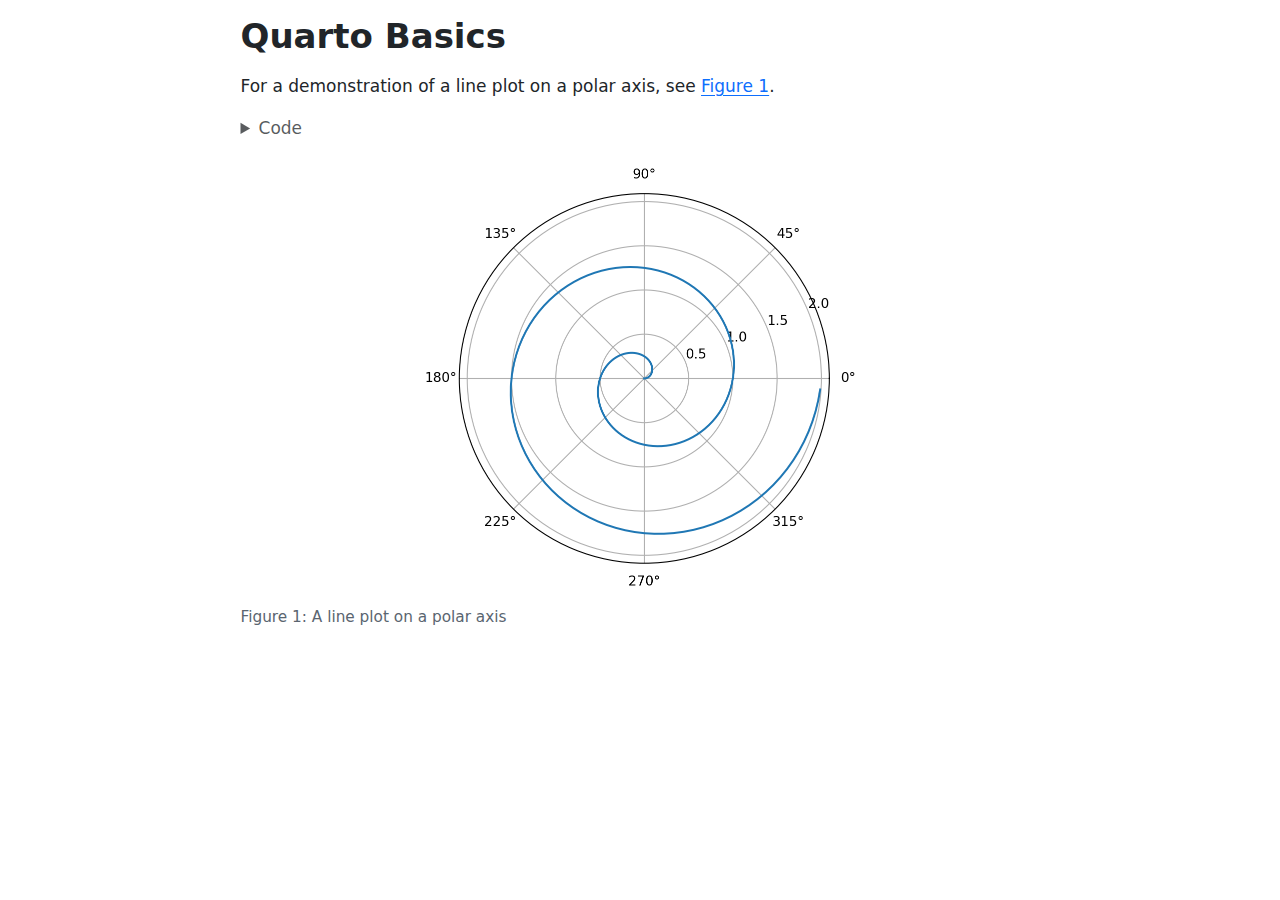
<file: dev/hello_quarto.html>
<!DOCTYPE html>
<html xmlns="http://www.w3.org/1999/xhtml" lang="en" xml:lang="en"><head>

<meta charset="utf-8">
<meta name="generator" content="quarto-1.6.42">

<meta name="viewport" content="width=device-width, initial-scale=1.0, user-scalable=yes">


<title>Quarto Basics</title>
<style>
code{white-space: pre-wrap;}
span.smallcaps{font-variant: small-caps;}
div.columns{display: flex; gap: min(4vw, 1.5em);}
div.column{flex: auto; overflow-x: auto;}
div.hanging-indent{margin-left: 1.5em; text-indent: -1.5em;}
ul.task-list{list-style: none;}
ul.task-list li input[type="checkbox"] {
  width: 0.8em;
  margin: 0 0.8em 0.2em -1em; /* quarto-specific, see https://github.com/quarto-dev/quarto-cli/issues/4556 */ 
  vertical-align: middle;
}
/* CSS for syntax highlighting */
pre > code.sourceCode { white-space: pre; position: relative; }
pre > code.sourceCode > span { line-height: 1.25; }
pre > code.sourceCode > span:empty { height: 1.2em; }
.sourceCode { overflow: visible; }
code.sourceCode > span { color: inherit; text-decoration: inherit; }
div.sourceCode { margin: 1em 0; }
pre.sourceCode { margin: 0; }
@media screen {
div.sourceCode { overflow: auto; }
}
@media print {
pre > code.sourceCode { white-space: pre-wrap; }
pre > code.sourceCode > span { display: inline-block; text-indent: -5em; padding-left: 5em; }
}
pre.numberSource code
  { counter-reset: source-line 0; }
pre.numberSource code > span
  { position: relative; left: -4em; counter-increment: source-line; }
pre.numberSource code > span > a:first-child::before
  { content: counter(source-line);
    position: relative; left: -1em; text-align: right; vertical-align: baseline;
    border: none; display: inline-block;
    -webkit-touch-callout: none; -webkit-user-select: none;
    -khtml-user-select: none; -moz-user-select: none;
    -ms-user-select: none; user-select: none;
    padding: 0 4px; width: 4em;
  }
pre.numberSource { margin-left: 3em;  padding-left: 4px; }
div.sourceCode
  {   }
@media screen {
pre > code.sourceCode > span > a:first-child::before { text-decoration: underline; }
}
</style>


<script src="hello_quarto_files/libs/clipboard/clipboard.min.js"></script>
<script src="hello_quarto_files/libs/quarto-html/quarto.js"></script>
<script src="hello_quarto_files/libs/quarto-html/popper.min.js"></script>
<script src="hello_quarto_files/libs/quarto-html/tippy.umd.min.js"></script>
<script src="hello_quarto_files/libs/quarto-html/anchor.min.js"></script>
<link href="hello_quarto_files/libs/quarto-html/tippy.css" rel="stylesheet">
<link href="hello_quarto_files/libs/quarto-html/quarto-syntax-highlighting-2f5df379a58b258e96c21c0638c20c03.css" rel="stylesheet" id="quarto-text-highlighting-styles">
<script src="hello_quarto_files/libs/bootstrap/bootstrap.min.js"></script>
<link href="hello_quarto_files/libs/bootstrap/bootstrap-icons.css" rel="stylesheet">
<link href="hello_quarto_files/libs/bootstrap/bootstrap-1bc8a17f135ab3d594c857e9f48e611b.min.css" rel="stylesheet" append-hash="true" id="quarto-bootstrap" data-mode="light">


</head>

<body class="fullcontent">

<div id="quarto-content" class="page-columns page-rows-contents page-layout-article">

<main class="content" id="quarto-document-content">

<header id="title-block-header" class="quarto-title-block default">
<div class="quarto-title">
<h1 class="title">Quarto Basics</h1>
</div>



<div class="quarto-title-meta">

    
  
    
  </div>
  


</header>


<p>For a demonstration of a line plot on a polar axis, see <a href="#fig-polar" class="quarto-xref">Figure&nbsp;1</a>.</p>
<div id="cell-fig-polar" class="cell" data-execution_count="1">
<details class="code-fold">
<summary>Code</summary>
<div class="sourceCode cell-code" id="cb1"><pre class="sourceCode python code-with-copy"><code class="sourceCode python"><span id="cb1-1"><a href="#cb1-1" aria-hidden="true" tabindex="-1"></a><span class="im">import</span> numpy <span class="im">as</span> np</span>
<span id="cb1-2"><a href="#cb1-2" aria-hidden="true" tabindex="-1"></a><span class="im">import</span> matplotlib.pyplot <span class="im">as</span> plt</span>
<span id="cb1-3"><a href="#cb1-3" aria-hidden="true" tabindex="-1"></a></span>
<span id="cb1-4"><a href="#cb1-4" aria-hidden="true" tabindex="-1"></a>r <span class="op">=</span> np.arange(<span class="dv">0</span>, <span class="dv">2</span>, <span class="fl">0.01</span>)</span>
<span id="cb1-5"><a href="#cb1-5" aria-hidden="true" tabindex="-1"></a>theta <span class="op">=</span> <span class="dv">2</span> <span class="op">*</span> np.pi <span class="op">*</span> r</span>
<span id="cb1-6"><a href="#cb1-6" aria-hidden="true" tabindex="-1"></a>fig, ax <span class="op">=</span> plt.subplots(</span>
<span id="cb1-7"><a href="#cb1-7" aria-hidden="true" tabindex="-1"></a>  subplot_kw <span class="op">=</span> {<span class="st">'projection'</span>: <span class="st">'polar'</span>} </span>
<span id="cb1-8"><a href="#cb1-8" aria-hidden="true" tabindex="-1"></a>)</span>
<span id="cb1-9"><a href="#cb1-9" aria-hidden="true" tabindex="-1"></a>ax.plot(theta, r)</span>
<span id="cb1-10"><a href="#cb1-10" aria-hidden="true" tabindex="-1"></a>ax.set_rticks([<span class="fl">0.5</span>, <span class="dv">1</span>, <span class="fl">1.5</span>, <span class="dv">2</span>])</span>
<span id="cb1-11"><a href="#cb1-11" aria-hidden="true" tabindex="-1"></a>ax.grid(<span class="va">True</span>)</span>
<span id="cb1-12"><a href="#cb1-12" aria-hidden="true" tabindex="-1"></a>plt.show()</span></code><button title="Copy to Clipboard" class="code-copy-button"><i class="bi"></i></button></pre></div>
</details>
<div class="cell-output cell-output-display">
<div id="fig-polar" class="quarto-float quarto-figure quarto-figure-center anchored">
<figure class="quarto-float quarto-float-fig figure">
<div aria-describedby="fig-polar-caption-0ceaefa1-69ba-4598-a22c-09a6ac19f8ca">
<img src="hello_quarto_files/figure-html/fig-polar-output-1.png" width="450" height="439" class="figure-img">
</div>
<figcaption class="quarto-float-caption-bottom quarto-float-caption quarto-float-fig" id="fig-polar-caption-0ceaefa1-69ba-4598-a22c-09a6ac19f8ca">
Figure&nbsp;1: A line plot on a polar axis
</figcaption>
</figure>
</div>
</div>
</div>

</main>
<!-- /main column -->
<script id="quarto-html-after-body" type="application/javascript">
window.document.addEventListener("DOMContentLoaded", function (event) {
  const toggleBodyColorMode = (bsSheetEl) => {
    const mode = bsSheetEl.getAttribute("data-mode");
    const bodyEl = window.document.querySelector("body");
    if (mode === "dark") {
      bodyEl.classList.add("quarto-dark");
      bodyEl.classList.remove("quarto-light");
    } else {
      bodyEl.classList.add("quarto-light");
      bodyEl.classList.remove("quarto-dark");
    }
  }
  const toggleBodyColorPrimary = () => {
    const bsSheetEl = window.document.querySelector("link#quarto-bootstrap");
    if (bsSheetEl) {
      toggleBodyColorMode(bsSheetEl);
    }
  }
  toggleBodyColorPrimary();  
  const icon = "";
  const anchorJS = new window.AnchorJS();
  anchorJS.options = {
    placement: 'right',
    icon: icon
  };
  anchorJS.add('.anchored');
  const isCodeAnnotation = (el) => {
    for (const clz of el.classList) {
      if (clz.startsWith('code-annotation-')) {                     
        return true;
      }
    }
    return false;
  }
  const onCopySuccess = function(e) {
    // button target
    const button = e.trigger;
    // don't keep focus
    button.blur();
    // flash "checked"
    button.classList.add('code-copy-button-checked');
    var currentTitle = button.getAttribute("title");
    button.setAttribute("title", "Copied!");
    let tooltip;
    if (window.bootstrap) {
      button.setAttribute("data-bs-toggle", "tooltip");
      button.setAttribute("data-bs-placement", "left");
      button.setAttribute("data-bs-title", "Copied!");
      tooltip = new bootstrap.Tooltip(button, 
        { trigger: "manual", 
          customClass: "code-copy-button-tooltip",
          offset: [0, -8]});
      tooltip.show();    
    }
    setTimeout(function() {
      if (tooltip) {
        tooltip.hide();
        button.removeAttribute("data-bs-title");
        button.removeAttribute("data-bs-toggle");
        button.removeAttribute("data-bs-placement");
      }
      button.setAttribute("title", currentTitle);
      button.classList.remove('code-copy-button-checked');
    }, 1000);
    // clear code selection
    e.clearSelection();
  }
  const getTextToCopy = function(trigger) {
      const codeEl = trigger.previousElementSibling.cloneNode(true);
      for (const childEl of codeEl.children) {
        if (isCodeAnnotation(childEl)) {
          childEl.remove();
        }
      }
      return codeEl.innerText;
  }
  const clipboard = new window.ClipboardJS('.code-copy-button:not([data-in-quarto-modal])', {
    text: getTextToCopy
  });
  clipboard.on('success', onCopySuccess);
  if (window.document.getElementById('quarto-embedded-source-code-modal')) {
    const clipboardModal = new window.ClipboardJS('.code-copy-button[data-in-quarto-modal]', {
      text: getTextToCopy,
      container: window.document.getElementById('quarto-embedded-source-code-modal')
    });
    clipboardModal.on('success', onCopySuccess);
  }
    var localhostRegex = new RegExp(/^(?:http|https):\/\/localhost\:?[0-9]*\//);
    var mailtoRegex = new RegExp(/^mailto:/);
      var filterRegex = new RegExp('/' + window.location.host + '/');
    var isInternal = (href) => {
        return filterRegex.test(href) || localhostRegex.test(href) || mailtoRegex.test(href);
    }
    // Inspect non-navigation links and adorn them if external
 	var links = window.document.querySelectorAll('a[href]:not(.nav-link):not(.navbar-brand):not(.toc-action):not(.sidebar-link):not(.sidebar-item-toggle):not(.pagination-link):not(.no-external):not([aria-hidden]):not(.dropdown-item):not(.quarto-navigation-tool):not(.about-link)');
    for (var i=0; i<links.length; i++) {
      const link = links[i];
      if (!isInternal(link.href)) {
        // undo the damage that might have been done by quarto-nav.js in the case of
        // links that we want to consider external
        if (link.dataset.originalHref !== undefined) {
          link.href = link.dataset.originalHref;
        }
      }
    }
  function tippyHover(el, contentFn, onTriggerFn, onUntriggerFn) {
    const config = {
      allowHTML: true,
      maxWidth: 500,
      delay: 100,
      arrow: false,
      appendTo: function(el) {
          return el.parentElement;
      },
      interactive: true,
      interactiveBorder: 10,
      theme: 'quarto',
      placement: 'bottom-start',
    };
    if (contentFn) {
      config.content = contentFn;
    }
    if (onTriggerFn) {
      config.onTrigger = onTriggerFn;
    }
    if (onUntriggerFn) {
      config.onUntrigger = onUntriggerFn;
    }
    window.tippy(el, config); 
  }
  const noterefs = window.document.querySelectorAll('a[role="doc-noteref"]');
  for (var i=0; i<noterefs.length; i++) {
    const ref = noterefs[i];
    tippyHover(ref, function() {
      // use id or data attribute instead here
      let href = ref.getAttribute('data-footnote-href') || ref.getAttribute('href');
      try { href = new URL(href).hash; } catch {}
      const id = href.replace(/^#\/?/, "");
      const note = window.document.getElementById(id);
      if (note) {
        return note.innerHTML;
      } else {
        return "";
      }
    });
  }
  const xrefs = window.document.querySelectorAll('a.quarto-xref');
  const processXRef = (id, note) => {
    // Strip column container classes
    const stripColumnClz = (el) => {
      el.classList.remove("page-full", "page-columns");
      if (el.children) {
        for (const child of el.children) {
          stripColumnClz(child);
        }
      }
    }
    stripColumnClz(note)
    if (id === null || id.startsWith('sec-')) {
      // Special case sections, only their first couple elements
      const container = document.createElement("div");
      if (note.children && note.children.length > 2) {
        container.appendChild(note.children[0].cloneNode(true));
        for (let i = 1; i < note.children.length; i++) {
          const child = note.children[i];
          if (child.tagName === "P" && child.innerText === "") {
            continue;
          } else {
            container.appendChild(child.cloneNode(true));
            break;
          }
        }
        if (window.Quarto?.typesetMath) {
          window.Quarto.typesetMath(container);
        }
        return container.innerHTML
      } else {
        if (window.Quarto?.typesetMath) {
          window.Quarto.typesetMath(note);
        }
        return note.innerHTML;
      }
    } else {
      // Remove any anchor links if they are present
      const anchorLink = note.querySelector('a.anchorjs-link');
      if (anchorLink) {
        anchorLink.remove();
      }
      if (window.Quarto?.typesetMath) {
        window.Quarto.typesetMath(note);
      }
      if (note.classList.contains("callout")) {
        return note.outerHTML;
      } else {
        return note.innerHTML;
      }
    }
  }
  for (var i=0; i<xrefs.length; i++) {
    const xref = xrefs[i];
    tippyHover(xref, undefined, function(instance) {
      instance.disable();
      let url = xref.getAttribute('href');
      let hash = undefined; 
      if (url.startsWith('#')) {
        hash = url;
      } else {
        try { hash = new URL(url).hash; } catch {}
      }
      if (hash) {
        const id = hash.replace(/^#\/?/, "");
        const note = window.document.getElementById(id);
        if (note !== null) {
          try {
            const html = processXRef(id, note.cloneNode(true));
            instance.setContent(html);
          } finally {
            instance.enable();
            instance.show();
          }
        } else {
          // See if we can fetch this
          fetch(url.split('#')[0])
          .then(res => res.text())
          .then(html => {
            const parser = new DOMParser();
            const htmlDoc = parser.parseFromString(html, "text/html");
            const note = htmlDoc.getElementById(id);
            if (note !== null) {
              const html = processXRef(id, note);
              instance.setContent(html);
            } 
          }).finally(() => {
            instance.enable();
            instance.show();
          });
        }
      } else {
        // See if we can fetch a full url (with no hash to target)
        // This is a special case and we should probably do some content thinning / targeting
        fetch(url)
        .then(res => res.text())
        .then(html => {
          const parser = new DOMParser();
          const htmlDoc = parser.parseFromString(html, "text/html");
          const note = htmlDoc.querySelector('main.content');
          if (note !== null) {
            // This should only happen for chapter cross references
            // (since there is no id in the URL)
            // remove the first header
            if (note.children.length > 0 && note.children[0].tagName === "HEADER") {
              note.children[0].remove();
            }
            const html = processXRef(null, note);
            instance.setContent(html);
          } 
        }).finally(() => {
          instance.enable();
          instance.show();
        });
      }
    }, function(instance) {
    });
  }
      let selectedAnnoteEl;
      const selectorForAnnotation = ( cell, annotation) => {
        let cellAttr = 'data-code-cell="' + cell + '"';
        let lineAttr = 'data-code-annotation="' +  annotation + '"';
        const selector = 'span[' + cellAttr + '][' + lineAttr + ']';
        return selector;
      }
      const selectCodeLines = (annoteEl) => {
        const doc = window.document;
        const targetCell = annoteEl.getAttribute("data-target-cell");
        const targetAnnotation = annoteEl.getAttribute("data-target-annotation");
        const annoteSpan = window.document.querySelector(selectorForAnnotation(targetCell, targetAnnotation));
        const lines = annoteSpan.getAttribute("data-code-lines").split(",");
        const lineIds = lines.map((line) => {
          return targetCell + "-" + line;
        })
        let top = null;
        let height = null;
        let parent = null;
        if (lineIds.length > 0) {
            //compute the position of the single el (top and bottom and make a div)
            const el = window.document.getElementById(lineIds[0]);
            top = el.offsetTop;
            height = el.offsetHeight;
            parent = el.parentElement.parentElement;
          if (lineIds.length > 1) {
            const lastEl = window.document.getElementById(lineIds[lineIds.length - 1]);
            const bottom = lastEl.offsetTop + lastEl.offsetHeight;
            height = bottom - top;
          }
          if (top !== null && height !== null && parent !== null) {
            // cook up a div (if necessary) and position it 
            let div = window.document.getElementById("code-annotation-line-highlight");
            if (div === null) {
              div = window.document.createElement("div");
              div.setAttribute("id", "code-annotation-line-highlight");
              div.style.position = 'absolute';
              parent.appendChild(div);
            }
            div.style.top = top - 2 + "px";
            div.style.height = height + 4 + "px";
            div.style.left = 0;
            let gutterDiv = window.document.getElementById("code-annotation-line-highlight-gutter");
            if (gutterDiv === null) {
              gutterDiv = window.document.createElement("div");
              gutterDiv.setAttribute("id", "code-annotation-line-highlight-gutter");
              gutterDiv.style.position = 'absolute';
              const codeCell = window.document.getElementById(targetCell);
              const gutter = codeCell.querySelector('.code-annotation-gutter');
              gutter.appendChild(gutterDiv);
            }
            gutterDiv.style.top = top - 2 + "px";
            gutterDiv.style.height = height + 4 + "px";
          }
          selectedAnnoteEl = annoteEl;
        }
      };
      const unselectCodeLines = () => {
        const elementsIds = ["code-annotation-line-highlight", "code-annotation-line-highlight-gutter"];
        elementsIds.forEach((elId) => {
          const div = window.document.getElementById(elId);
          if (div) {
            div.remove();
          }
        });
        selectedAnnoteEl = undefined;
      };
        // Handle positioning of the toggle
    window.addEventListener(
      "resize",
      throttle(() => {
        elRect = undefined;
        if (selectedAnnoteEl) {
          selectCodeLines(selectedAnnoteEl);
        }
      }, 10)
    );
    function throttle(fn, ms) {
    let throttle = false;
    let timer;
      return (...args) => {
        if(!throttle) { // first call gets through
            fn.apply(this, args);
            throttle = true;
        } else { // all the others get throttled
            if(timer) clearTimeout(timer); // cancel #2
            timer = setTimeout(() => {
              fn.apply(this, args);
              timer = throttle = false;
            }, ms);
        }
      };
    }
      // Attach click handler to the DT
      const annoteDls = window.document.querySelectorAll('dt[data-target-cell]');
      for (const annoteDlNode of annoteDls) {
        annoteDlNode.addEventListener('click', (event) => {
          const clickedEl = event.target;
          if (clickedEl !== selectedAnnoteEl) {
            unselectCodeLines();
            const activeEl = window.document.querySelector('dt[data-target-cell].code-annotation-active');
            if (activeEl) {
              activeEl.classList.remove('code-annotation-active');
            }
            selectCodeLines(clickedEl);
            clickedEl.classList.add('code-annotation-active');
          } else {
            // Unselect the line
            unselectCodeLines();
            clickedEl.classList.remove('code-annotation-active');
          }
        });
      }
  const findCites = (el) => {
    const parentEl = el.parentElement;
    if (parentEl) {
      const cites = parentEl.dataset.cites;
      if (cites) {
        return {
          el,
          cites: cites.split(' ')
        };
      } else {
        return findCites(el.parentElement)
      }
    } else {
      return undefined;
    }
  };
  var bibliorefs = window.document.querySelectorAll('a[role="doc-biblioref"]');
  for (var i=0; i<bibliorefs.length; i++) {
    const ref = bibliorefs[i];
    const citeInfo = findCites(ref);
    if (citeInfo) {
      tippyHover(citeInfo.el, function() {
        var popup = window.document.createElement('div');
        citeInfo.cites.forEach(function(cite) {
          var citeDiv = window.document.createElement('div');
          citeDiv.classList.add('hanging-indent');
          citeDiv.classList.add('csl-entry');
          var biblioDiv = window.document.getElementById('ref-' + cite);
          if (biblioDiv) {
            citeDiv.innerHTML = biblioDiv.innerHTML;
          }
          popup.appendChild(citeDiv);
        });
        return popup.innerHTML;
      });
    }
  }
});
</script>
</div> <!-- /content -->




</body></html>
</file>
<file: custom.css>
/* custom.css */

/* Base styling */
body {
  font-family: 'Helvetica Neue', Helvetica, Arial, sans-serif;
  line-height: 1.6;
  margin: 20px;
  padding: 0;
  background-color: #f8f9fa;
  color: #212529;
}

/* Headings */
h1, h2, h3, h4, h5, h6 {
  color: #343a40;
  margin-top: 1em;
  margin-bottom: 0.5em;
  line-height: 1.2;
}

/* Paragraphs */
p {
  margin-bottom: 1em;
}

/* Code blocks and inline code */
pre, code {
  font-family: 'Courier New', Courier, monospace;
  background-color: #e9ecef;
  padding: 0.5em;
  border-radius: 4px;
}

/* Inline code specifics */
code {
  padding: 0 4px;
}

/* Links */
a {
  color: #007bff;
  text-decoration: none;
}
a:hover {
  text-decoration: underline;
}

/* Lists */
ul, ol {
  padding-left: 2em;
  margin-bottom: 1em;
}

/* Blockquotes */
blockquote {
  margin: 1em 0;
  padding: 0.5em 1em;
  background-color: #f1f3f5;
  border-left: 4px solid #dee2e6;
}

/* Horizontal rules */
hr {
  border: 0;
  height: 1px;
  background: #dee2e6;
  margin: 2em 0;
}
</file>
<file: dev/eg_details2_files/libs/quarto-html/tippy.css>
.tippy-box[data-animation=fade][data-state=hidden]{opacity:0}[data-tippy-root]{max-width:calc(100vw - 10px)}.tippy-box{position:relative;background-color:#333;color:#fff;border-radius:4px;font-size:14px;line-height:1.4;white-space:normal;outline:0;transition-property:transform,visibility,opacity}.tippy-box[data-placement^=top]>.tippy-arrow{bottom:0}.tippy-box[data-placement^=top]>.tippy-arrow:before{bottom:-7px;left:0;border-width:8px 8px 0;border-top-color:initial;transform-origin:center top}.tippy-box[data-placement^=bottom]>.tippy-arrow{top:0}.tippy-box[data-placement^=bottom]>.tippy-arrow:before{top:-7px;left:0;border-width:0 8px 8px;border-bottom-color:initial;transform-origin:center bottom}.tippy-box[data-placement^=left]>.tippy-arrow{right:0}.tippy-box[data-placement^=left]>.tippy-arrow:before{border-width:8px 0 8px 8px;border-left-color:initial;right:-7px;transform-origin:center left}.tippy-box[data-placement^=right]>.tippy-arrow{left:0}.tippy-box[data-placement^=right]>.tippy-arrow:before{left:-7px;border-width:8px 8px 8px 0;border-right-color:initial;transform-origin:center right}.tippy-box[data-inertia][data-state=visible]{transition-timing-function:cubic-bezier(.54,1.5,.38,1.11)}.tippy-arrow{width:16px;height:16px;color:#333}.tippy-arrow:before{content:"";position:absolute;border-color:transparent;border-style:solid}.tippy-content{position:relative;padding:5px 9px;z-index:1}
</file>
<file: dev/eg_details2_files/libs/quarto-html/quarto-syntax-highlighting-2f5df379a58b258e96c21c0638c20c03.css>
/* quarto syntax highlight colors */
:root {
  --quarto-hl-ot-color: #003B4F;
  --quarto-hl-at-color: #657422;
  --quarto-hl-ss-color: #20794D;
  --quarto-hl-an-color: #5E5E5E;
  --quarto-hl-fu-color: #4758AB;
  --quarto-hl-st-color: #20794D;
  --quarto-hl-cf-color: #003B4F;
  --quarto-hl-op-color: #5E5E5E;
  --quarto-hl-er-color: #AD0000;
  --quarto-hl-bn-color: #AD0000;
  --quarto-hl-al-color: #AD0000;
  --quarto-hl-va-color: #111111;
  --quarto-hl-bu-color: inherit;
  --quarto-hl-ex-color: inherit;
  --quarto-hl-pp-color: #AD0000;
  --quarto-hl-in-color: #5E5E5E;
  --quarto-hl-vs-color: #20794D;
  --quarto-hl-wa-color: #5E5E5E;
  --quarto-hl-do-color: #5E5E5E;
  --quarto-hl-im-color: #00769E;
  --quarto-hl-ch-color: #20794D;
  --quarto-hl-dt-color: #AD0000;
  --quarto-hl-fl-color: #AD0000;
  --quarto-hl-co-color: #5E5E5E;
  --quarto-hl-cv-color: #5E5E5E;
  --quarto-hl-cn-color: #8f5902;
  --quarto-hl-sc-color: #5E5E5E;
  --quarto-hl-dv-color: #AD0000;
  --quarto-hl-kw-color: #003B4F;
}

/* other quarto variables */
:root {
  --quarto-font-monospace: SFMono-Regular, Menlo, Monaco, Consolas, "Liberation Mono", "Courier New", monospace;
}

pre > code.sourceCode > span {
  color: #003B4F;
}

code span {
  color: #003B4F;
}

code.sourceCode > span {
  color: #003B4F;
}

div.sourceCode,
div.sourceCode pre.sourceCode {
  color: #003B4F;
}

code span.ot {
  color: #003B4F;
  font-style: inherit;
}

code span.at {
  color: #657422;
  font-style: inherit;
}

code span.ss {
  color: #20794D;
  font-style: inherit;
}

code span.an {
  color: #5E5E5E;
  font-style: inherit;
}

code span.fu {
  color: #4758AB;
  font-style: inherit;
}

code span.st {
  color: #20794D;
  font-style: inherit;
}

code span.cf {
  color: #003B4F;
  font-weight: bold;
  font-style: inherit;
}

code span.op {
  color: #5E5E5E;
  font-style: inherit;
}

code span.er {
  color: #AD0000;
  font-style: inherit;
}

code span.bn {
  color: #AD0000;
  font-style: inherit;
}

code span.al {
  color: #AD0000;
  font-style: inherit;
}

code span.va {
  color: #111111;
  font-style: inherit;
}

code span.bu {
  font-style: inherit;
}

code span.ex {
  font-style: inherit;
}

code span.pp {
  color: #AD0000;
  font-style: inherit;
}

code span.in {
  color: #5E5E5E;
  font-style: inherit;
}

code span.vs {
  color: #20794D;
  font-style: inherit;
}

code span.wa {
  color: #5E5E5E;
  font-style: italic;
}

code span.do {
  color: #5E5E5E;
  font-style: italic;
}

code span.im {
  color: #00769E;
  font-style: inherit;
}

code span.ch {
  color: #20794D;
  font-style: inherit;
}

code span.dt {
  color: #AD0000;
  font-style: inherit;
}

code span.fl {
  color: #AD0000;
  font-style: inherit;
}

code span.co {
  color: #5E5E5E;
  font-style: inherit;
}

code span.cv {
  color: #5E5E5E;
  font-style: italic;
}

code span.cn {
  color: #8f5902;
  font-style: inherit;
}

code span.sc {
  color: #5E5E5E;
  font-style: inherit;
}

code span.dv {
  color: #AD0000;
  font-style: inherit;
}

code span.kw {
  color: #003B4F;
  font-weight: bold;
  font-style: inherit;
}

.prevent-inlining {
  content: "</";
}

/*# sourceMappingURL=35eb38a806ee71ea6d2563be2308c832.css.map */
</file>
<file: dev/eg_hidden_files/libs/quarto-html/tippy.css>
.tippy-box[data-animation=fade][data-state=hidden]{opacity:0}[data-tippy-root]{max-width:calc(100vw - 10px)}.tippy-box{position:relative;background-color:#333;color:#fff;border-radius:4px;font-size:14px;line-height:1.4;white-space:normal;outline:0;transition-property:transform,visibility,opacity}.tippy-box[data-placement^=top]>.tippy-arrow{bottom:0}.tippy-box[data-placement^=top]>.tippy-arrow:before{bottom:-7px;left:0;border-width:8px 8px 0;border-top-color:initial;transform-origin:center top}.tippy-box[data-placement^=bottom]>.tippy-arrow{top:0}.tippy-box[data-placement^=bottom]>.tippy-arrow:before{top:-7px;left:0;border-width:0 8px 8px;border-bottom-color:initial;transform-origin:center bottom}.tippy-box[data-placement^=left]>.tippy-arrow{right:0}.tippy-box[data-placement^=left]>.tippy-arrow:before{border-width:8px 0 8px 8px;border-left-color:initial;right:-7px;transform-origin:center left}.tippy-box[data-placement^=right]>.tippy-arrow{left:0}.tippy-box[data-placement^=right]>.tippy-arrow:before{left:-7px;border-width:8px 8px 8px 0;border-right-color:initial;transform-origin:center right}.tippy-box[data-inertia][data-state=visible]{transition-timing-function:cubic-bezier(.54,1.5,.38,1.11)}.tippy-arrow{width:16px;height:16px;color:#333}.tippy-arrow:before{content:"";position:absolute;border-color:transparent;border-style:solid}.tippy-content{position:relative;padding:5px 9px;z-index:1}
</file>
<file: dev/eg_hidden_files/libs/quarto-html/quarto-syntax-highlighting-2f5df379a58b258e96c21c0638c20c03.css>
/* quarto syntax highlight colors */
:root {
  --quarto-hl-ot-color: #003B4F;
  --quarto-hl-at-color: #657422;
  --quarto-hl-ss-color: #20794D;
  --quarto-hl-an-color: #5E5E5E;
  --quarto-hl-fu-color: #4758AB;
  --quarto-hl-st-color: #20794D;
  --quarto-hl-cf-color: #003B4F;
  --quarto-hl-op-color: #5E5E5E;
  --quarto-hl-er-color: #AD0000;
  --quarto-hl-bn-color: #AD0000;
  --quarto-hl-al-color: #AD0000;
  --quarto-hl-va-color: #111111;
  --quarto-hl-bu-color: inherit;
  --quarto-hl-ex-color: inherit;
  --quarto-hl-pp-color: #AD0000;
  --quarto-hl-in-color: #5E5E5E;
  --quarto-hl-vs-color: #20794D;
  --quarto-hl-wa-color: #5E5E5E;
  --quarto-hl-do-color: #5E5E5E;
  --quarto-hl-im-color: #00769E;
  --quarto-hl-ch-color: #20794D;
  --quarto-hl-dt-color: #AD0000;
  --quarto-hl-fl-color: #AD0000;
  --quarto-hl-co-color: #5E5E5E;
  --quarto-hl-cv-color: #5E5E5E;
  --quarto-hl-cn-color: #8f5902;
  --quarto-hl-sc-color: #5E5E5E;
  --quarto-hl-dv-color: #AD0000;
  --quarto-hl-kw-color: #003B4F;
}

/* other quarto variables */
:root {
  --quarto-font-monospace: SFMono-Regular, Menlo, Monaco, Consolas, "Liberation Mono", "Courier New", monospace;
}

pre > code.sourceCode > span {
  color: #003B4F;
}

code span {
  color: #003B4F;
}

code.sourceCode > span {
  color: #003B4F;
}

div.sourceCode,
div.sourceCode pre.sourceCode {
  color: #003B4F;
}

code span.ot {
  color: #003B4F;
  font-style: inherit;
}

code span.at {
  color: #657422;
  font-style: inherit;
}

code span.ss {
  color: #20794D;
  font-style: inherit;
}

code span.an {
  color: #5E5E5E;
  font-style: inherit;
}

code span.fu {
  color: #4758AB;
  font-style: inherit;
}

code span.st {
  color: #20794D;
  font-style: inherit;
}

code span.cf {
  color: #003B4F;
  font-weight: bold;
  font-style: inherit;
}

code span.op {
  color: #5E5E5E;
  font-style: inherit;
}

code span.er {
  color: #AD0000;
  font-style: inherit;
}

code span.bn {
  color: #AD0000;
  font-style: inherit;
}

code span.al {
  color: #AD0000;
  font-style: inherit;
}

code span.va {
  color: #111111;
  font-style: inherit;
}

code span.bu {
  font-style: inherit;
}

code span.ex {
  font-style: inherit;
}

code span.pp {
  color: #AD0000;
  font-style: inherit;
}

code span.in {
  color: #5E5E5E;
  font-style: inherit;
}

code span.vs {
  color: #20794D;
  font-style: inherit;
}

code span.wa {
  color: #5E5E5E;
  font-style: italic;
}

code span.do {
  color: #5E5E5E;
  font-style: italic;
}

code span.im {
  color: #00769E;
  font-style: inherit;
}

code span.ch {
  color: #20794D;
  font-style: inherit;
}

code span.dt {
  color: #AD0000;
  font-style: inherit;
}

code span.fl {
  color: #AD0000;
  font-style: inherit;
}

code span.co {
  color: #5E5E5E;
  font-style: inherit;
}

code span.cv {
  color: #5E5E5E;
  font-style: italic;
}

code span.cn {
  color: #8f5902;
  font-style: inherit;
}

code span.sc {
  color: #5E5E5E;
  font-style: inherit;
}

code span.dv {
  color: #AD0000;
  font-style: inherit;
}

code span.kw {
  color: #003B4F;
  font-weight: bold;
  font-style: inherit;
}

.prevent-inlining {
  content: "</";
}

/*# sourceMappingURL=35eb38a806ee71ea6d2563be2308c832.css.map */
</file>
<file: dev/hello_quarto_files/libs/quarto-html/tippy.css>
.tippy-box[data-animation=fade][data-state=hidden]{opacity:0}[data-tippy-root]{max-width:calc(100vw - 10px)}.tippy-box{position:relative;background-color:#333;color:#fff;border-radius:4px;font-size:14px;line-height:1.4;white-space:normal;outline:0;transition-property:transform,visibility,opacity}.tippy-box[data-placement^=top]>.tippy-arrow{bottom:0}.tippy-box[data-placement^=top]>.tippy-arrow:before{bottom:-7px;left:0;border-width:8px 8px 0;border-top-color:initial;transform-origin:center top}.tippy-box[data-placement^=bottom]>.tippy-arrow{top:0}.tippy-box[data-placement^=bottom]>.tippy-arrow:before{top:-7px;left:0;border-width:0 8px 8px;border-bottom-color:initial;transform-origin:center bottom}.tippy-box[data-placement^=left]>.tippy-arrow{right:0}.tippy-box[data-placement^=left]>.tippy-arrow:before{border-width:8px 0 8px 8px;border-left-color:initial;right:-7px;transform-origin:center left}.tippy-box[data-placement^=right]>.tippy-arrow{left:0}.tippy-box[data-placement^=right]>.tippy-arrow:before{left:-7px;border-width:8px 8px 8px 0;border-right-color:initial;transform-origin:center right}.tippy-box[data-inertia][data-state=visible]{transition-timing-function:cubic-bezier(.54,1.5,.38,1.11)}.tippy-arrow{width:16px;height:16px;color:#333}.tippy-arrow:before{content:"";position:absolute;border-color:transparent;border-style:solid}.tippy-content{position:relative;padding:5px 9px;z-index:1}
</file>
<file: dev/hello_quarto_files/libs/quarto-html/quarto-syntax-highlighting-2f5df379a58b258e96c21c0638c20c03.css>
/* quarto syntax highlight colors */
:root {
  --quarto-hl-ot-color: #003B4F;
  --quarto-hl-at-color: #657422;
  --quarto-hl-ss-color: #20794D;
  --quarto-hl-an-color: #5E5E5E;
  --quarto-hl-fu-color: #4758AB;
  --quarto-hl-st-color: #20794D;
  --quarto-hl-cf-color: #003B4F;
  --quarto-hl-op-color: #5E5E5E;
  --quarto-hl-er-color: #AD0000;
  --quarto-hl-bn-color: #AD0000;
  --quarto-hl-al-color: #AD0000;
  --quarto-hl-va-color: #111111;
  --quarto-hl-bu-color: inherit;
  --quarto-hl-ex-color: inherit;
  --quarto-hl-pp-color: #AD0000;
  --quarto-hl-in-color: #5E5E5E;
  --quarto-hl-vs-color: #20794D;
  --quarto-hl-wa-color: #5E5E5E;
  --quarto-hl-do-color: #5E5E5E;
  --quarto-hl-im-color: #00769E;
  --quarto-hl-ch-color: #20794D;
  --quarto-hl-dt-color: #AD0000;
  --quarto-hl-fl-color: #AD0000;
  --quarto-hl-co-color: #5E5E5E;
  --quarto-hl-cv-color: #5E5E5E;
  --quarto-hl-cn-color: #8f5902;
  --quarto-hl-sc-color: #5E5E5E;
  --quarto-hl-dv-color: #AD0000;
  --quarto-hl-kw-color: #003B4F;
}

/* other quarto variables */
:root {
  --quarto-font-monospace: SFMono-Regular, Menlo, Monaco, Consolas, "Liberation Mono", "Courier New", monospace;
}

pre > code.sourceCode > span {
  color: #003B4F;
}

code span {
  color: #003B4F;
}

code.sourceCode > span {
  color: #003B4F;
}

div.sourceCode,
div.sourceCode pre.sourceCode {
  color: #003B4F;
}

code span.ot {
  color: #003B4F;
  font-style: inherit;
}

code span.at {
  color: #657422;
  font-style: inherit;
}

code span.ss {
  color: #20794D;
  font-style: inherit;
}

code span.an {
  color: #5E5E5E;
  font-style: inherit;
}

code span.fu {
  color: #4758AB;
  font-style: inherit;
}

code span.st {
  color: #20794D;
  font-style: inherit;
}

code span.cf {
  color: #003B4F;
  font-weight: bold;
  font-style: inherit;
}

code span.op {
  color: #5E5E5E;
  font-style: inherit;
}

code span.er {
  color: #AD0000;
  font-style: inherit;
}

code span.bn {
  color: #AD0000;
  font-style: inherit;
}

code span.al {
  color: #AD0000;
  font-style: inherit;
}

code span.va {
  color: #111111;
  font-style: inherit;
}

code span.bu {
  font-style: inherit;
}

code span.ex {
  font-style: inherit;
}

code span.pp {
  color: #AD0000;
  font-style: inherit;
}

code span.in {
  color: #5E5E5E;
  font-style: inherit;
}

code span.vs {
  color: #20794D;
  font-style: inherit;
}

code span.wa {
  color: #5E5E5E;
  font-style: italic;
}

code span.do {
  color: #5E5E5E;
  font-style: italic;
}

code span.im {
  color: #00769E;
  font-style: inherit;
}

code span.ch {
  color: #20794D;
  font-style: inherit;
}

code span.dt {
  color: #AD0000;
  font-style: inherit;
}

code span.fl {
  color: #AD0000;
  font-style: inherit;
}

code span.co {
  color: #5E5E5E;
  font-style: inherit;
}

code span.cv {
  color: #5E5E5E;
  font-style: italic;
}

code span.cn {
  color: #8f5902;
  font-style: inherit;
}

code span.sc {
  color: #5E5E5E;
  font-style: inherit;
}

code span.dv {
  color: #AD0000;
  font-style: inherit;
}

code span.kw {
  color: #003B4F;
  font-weight: bold;
  font-style: inherit;
}

.prevent-inlining {
  content: "</";
}

/*# sourceMappingURL=35eb38a806ee71ea6d2563be2308c832.css.map */
</file>
